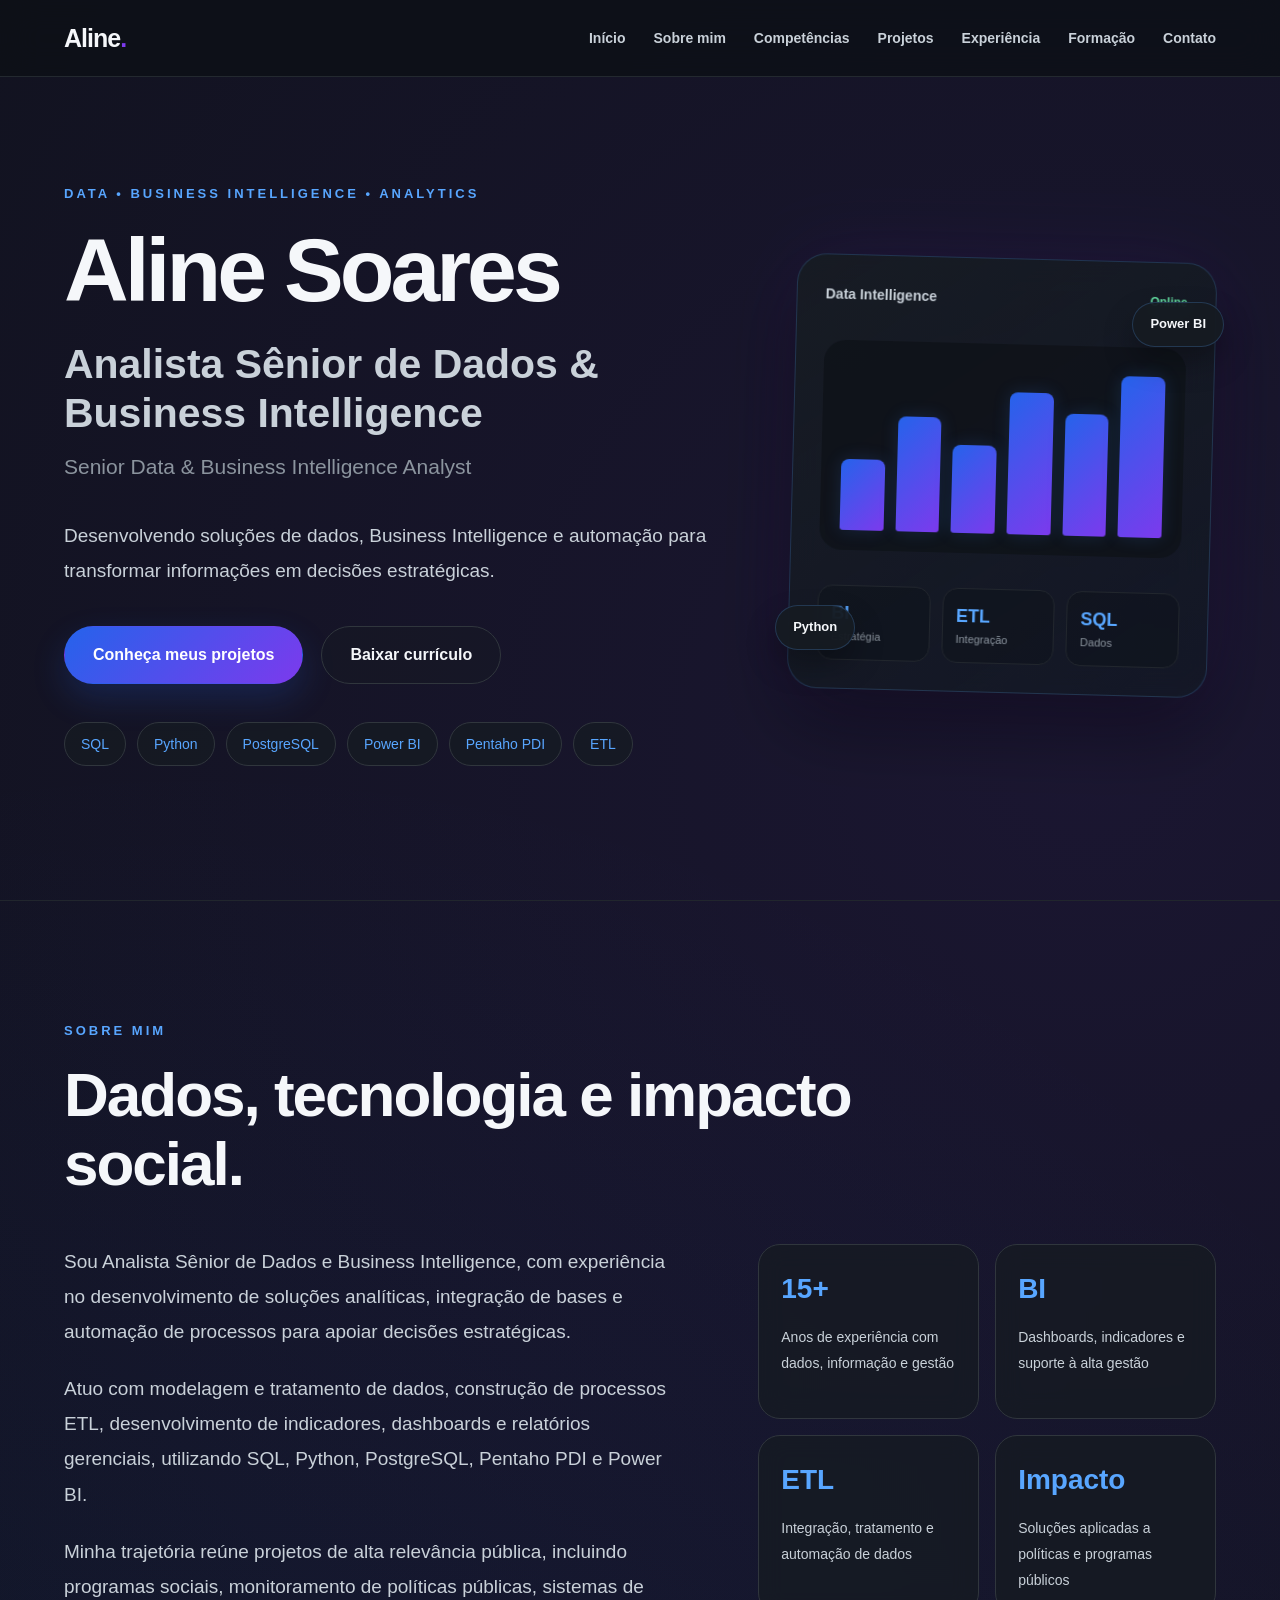
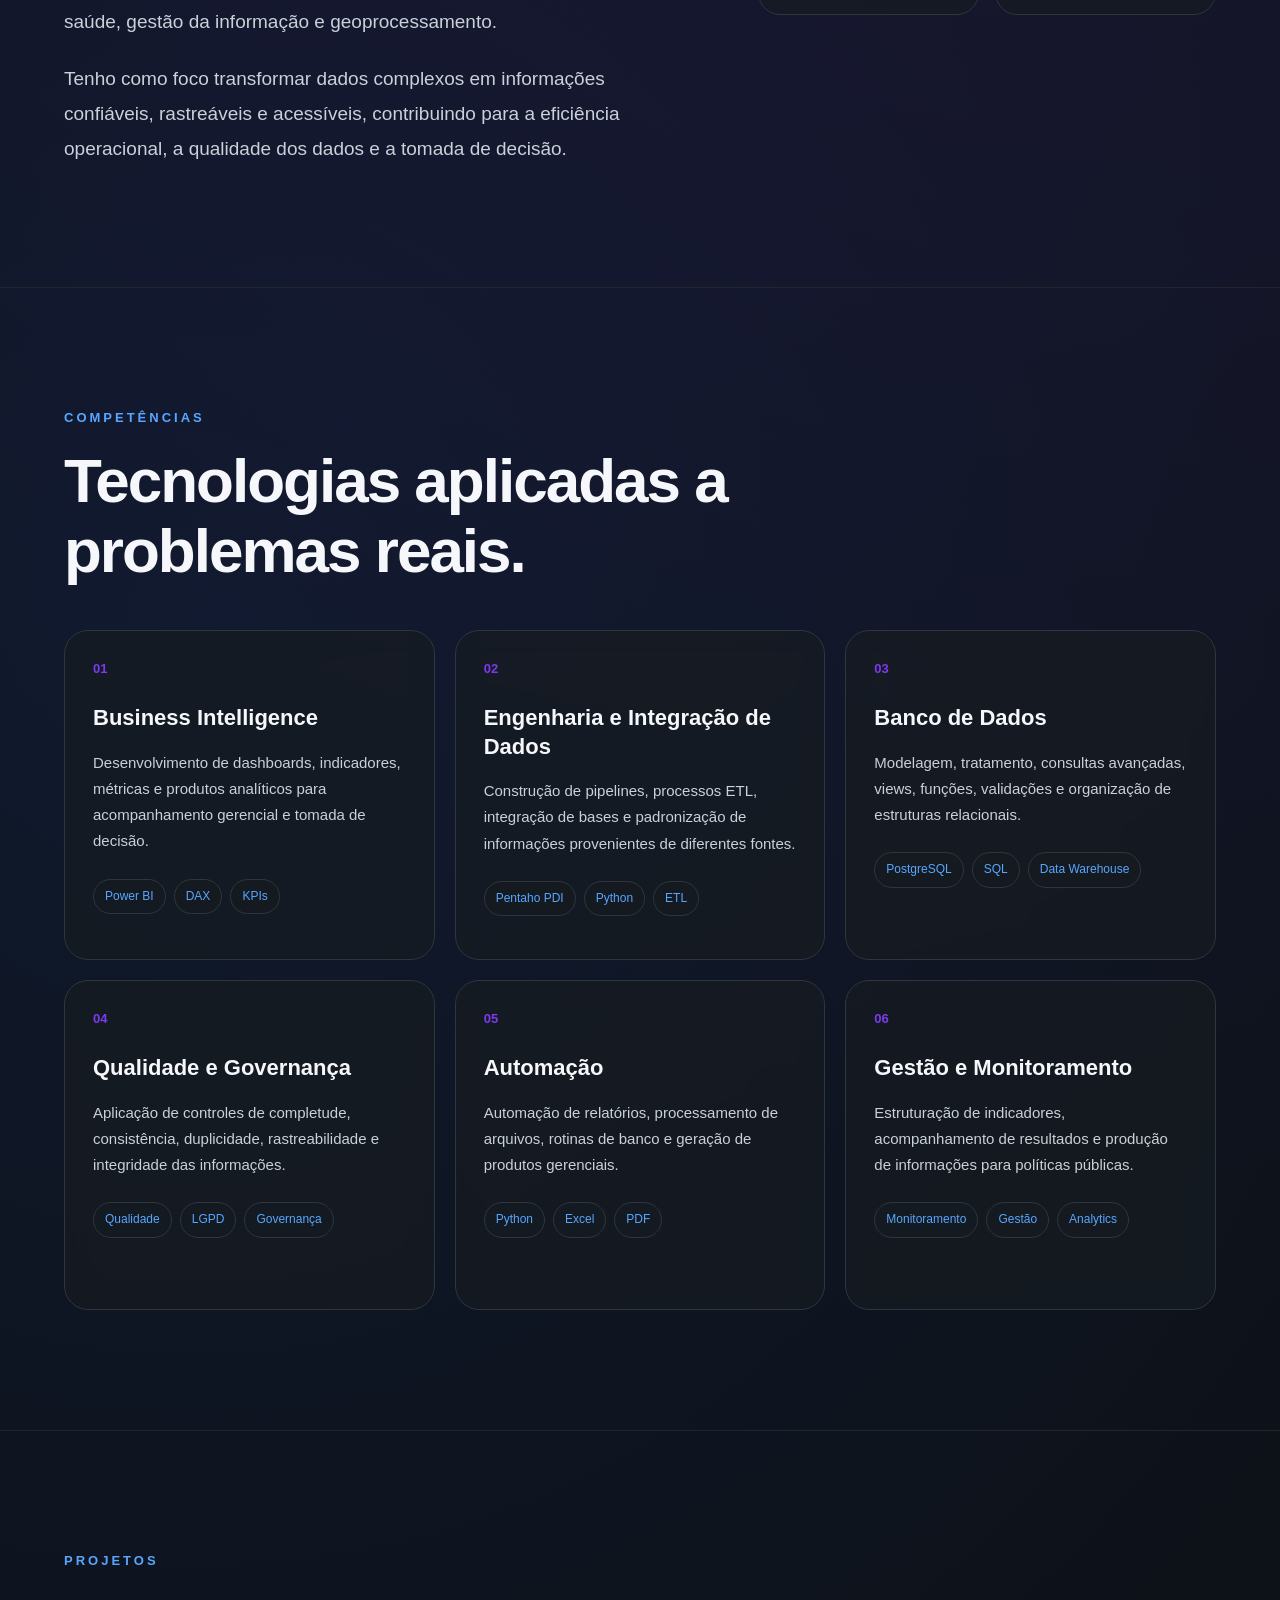
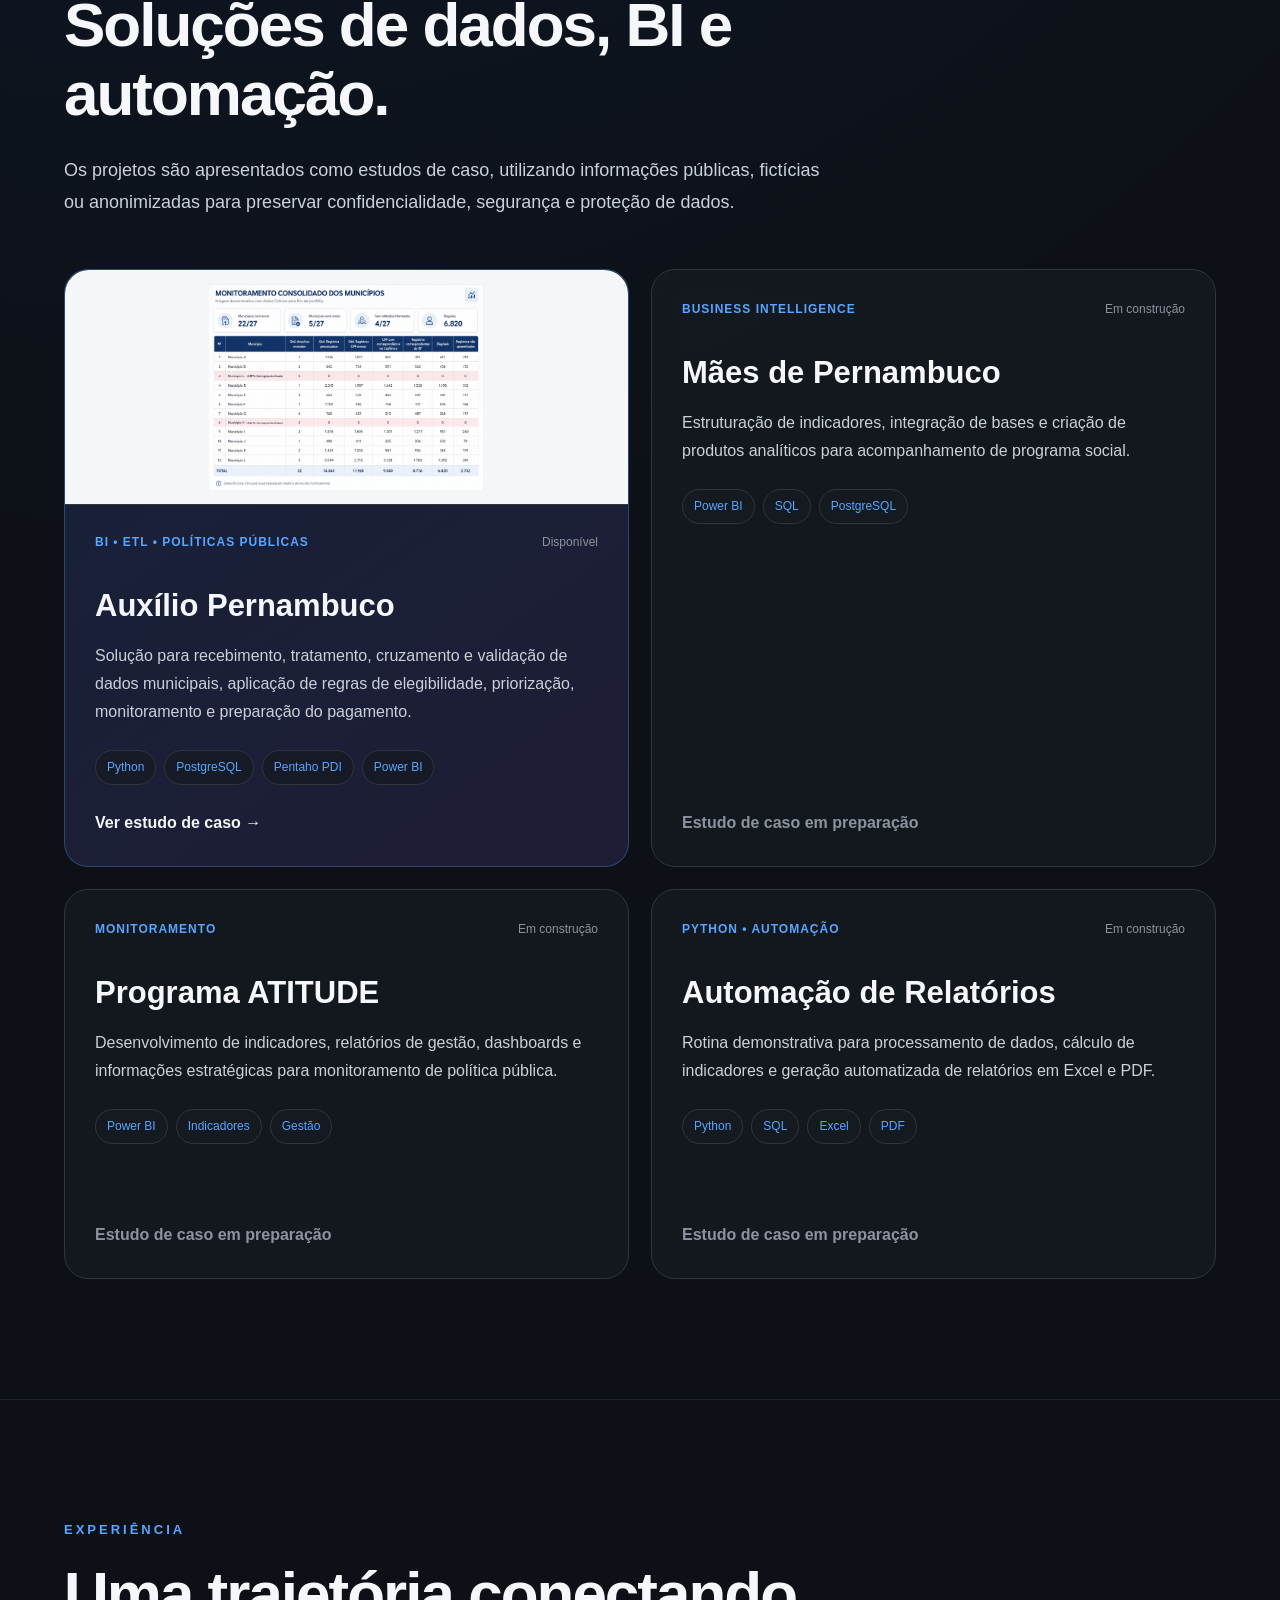
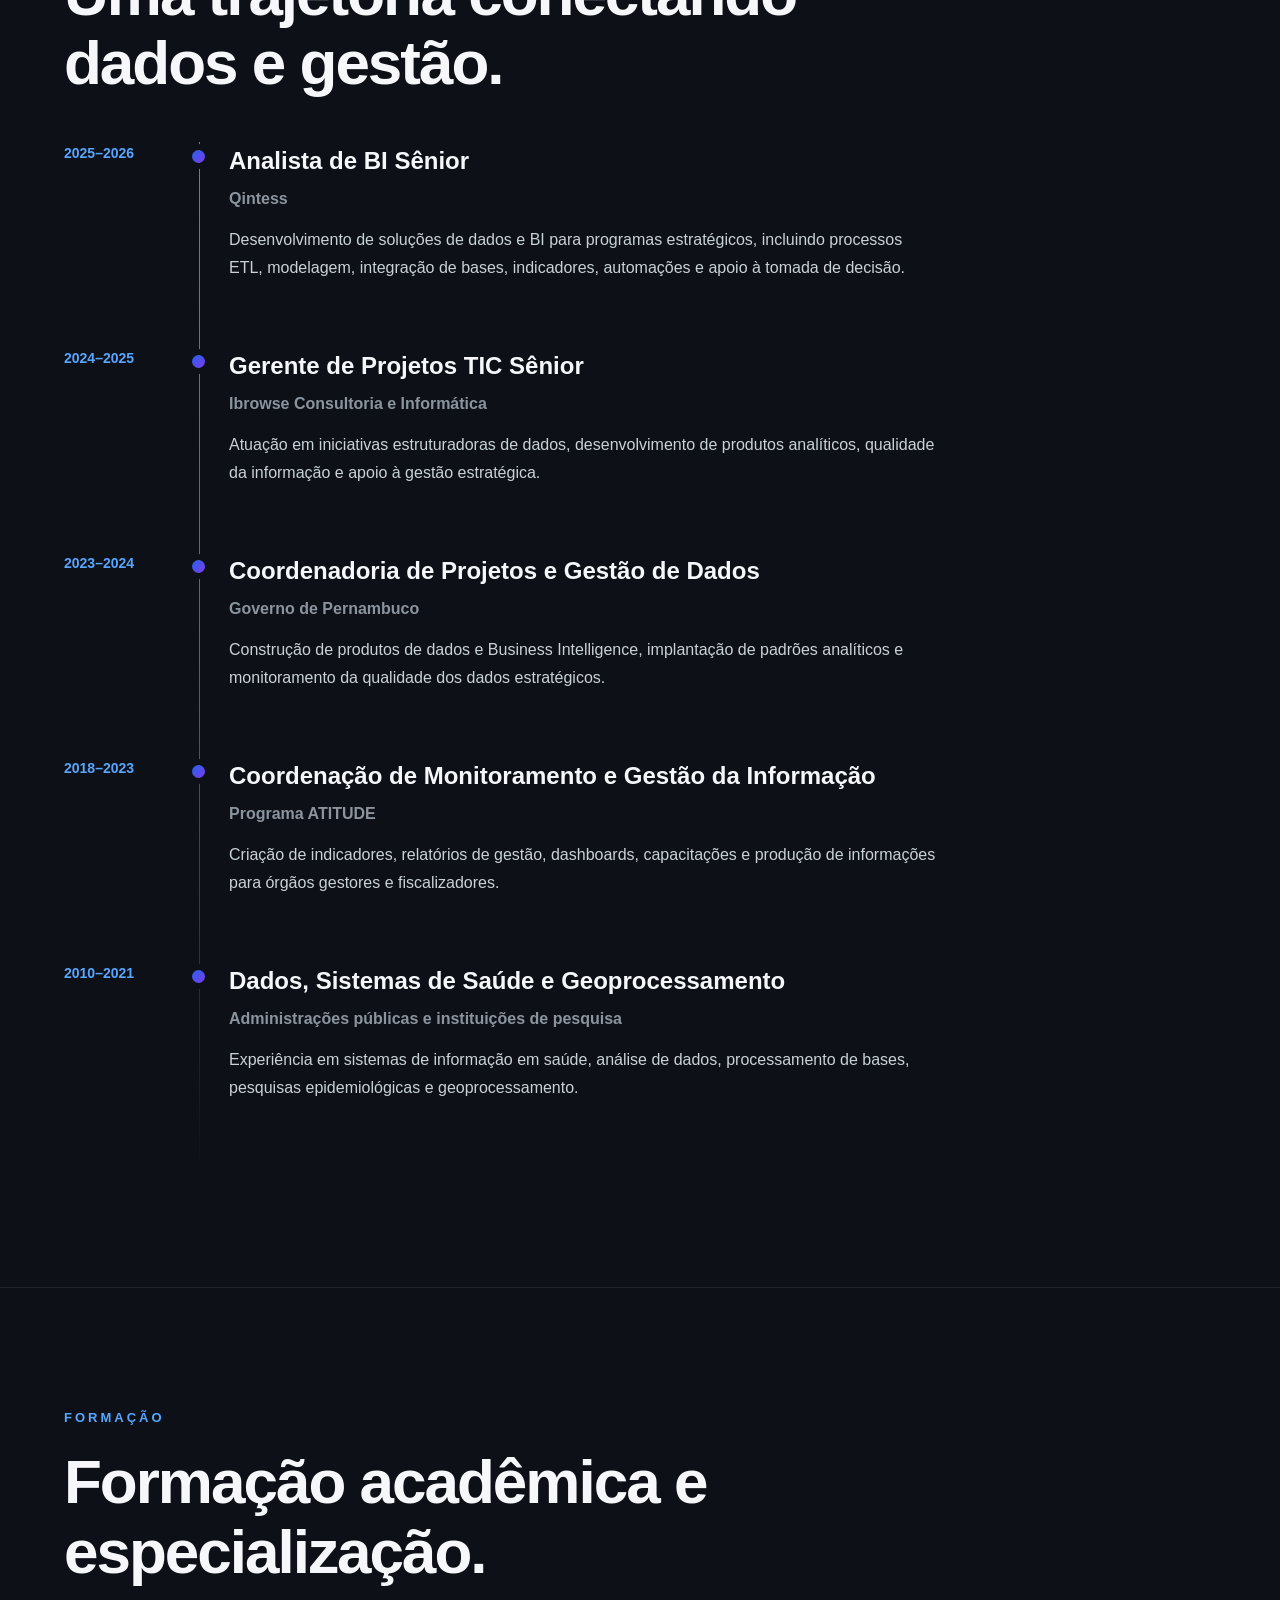
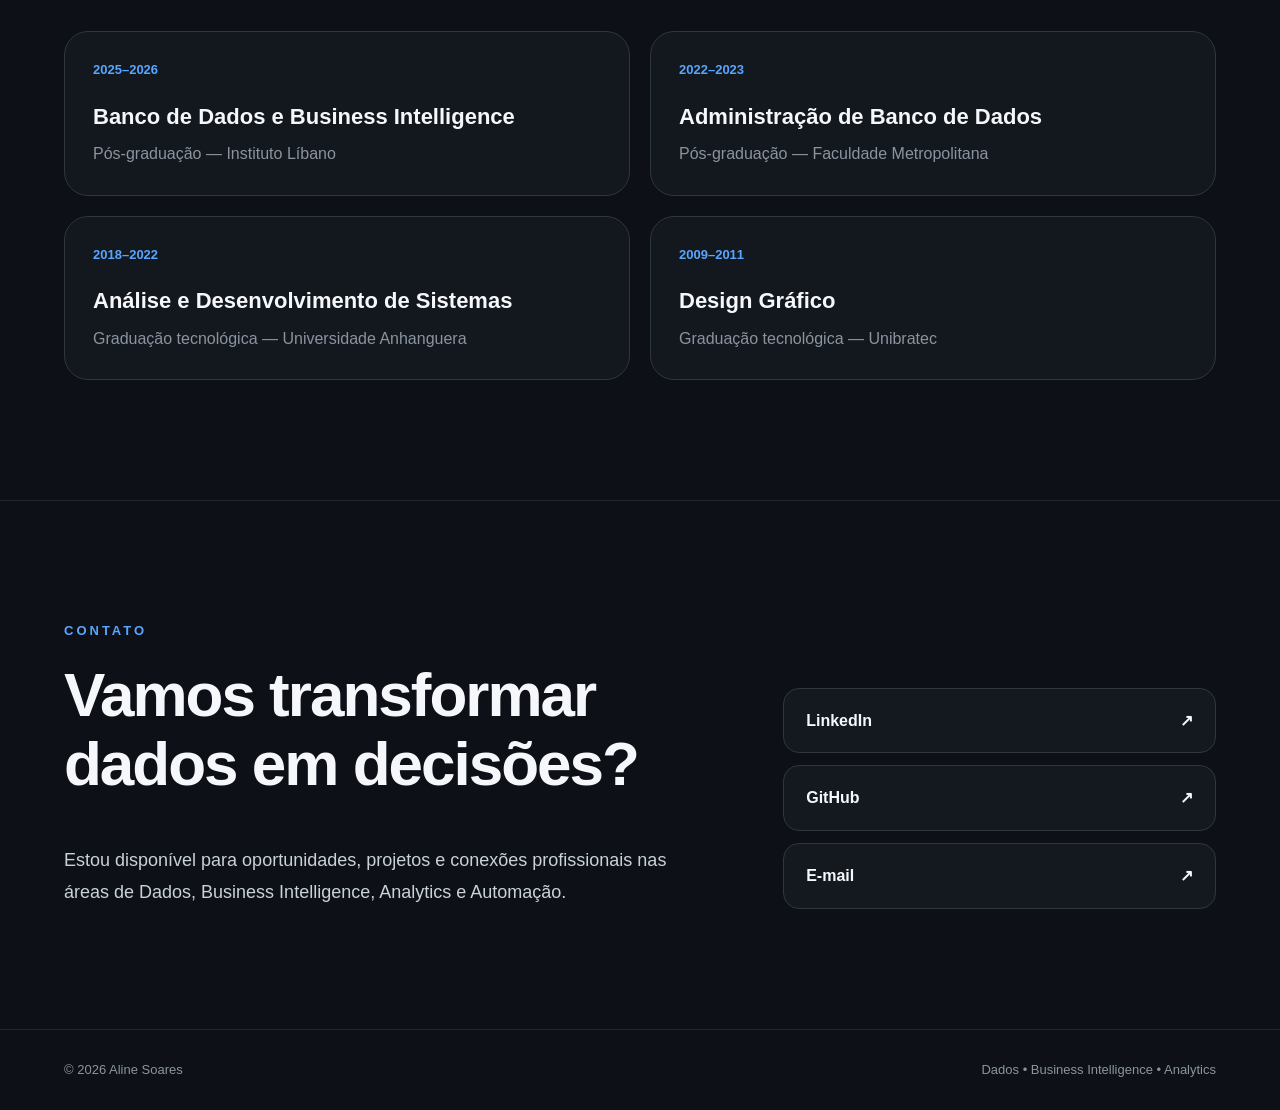
<file: index.html>
<!DOCTYPE html>
<html lang="pt-BR">
<head>
  <meta charset="UTF-8">

  <meta
    name="viewport"
    content="width=device-width, initial-scale=1.0"
  >

  <meta
    name="description"
    content="Portfólio profissional de Aline Soares, Analista Sênior de Dados e Business Intelligence."
  >

  <title>Aline Soares | Dados & Business Intelligence</title>

  <link rel="stylesheet" href="css/style.css">
</head>

<body>

  <!-- CABEÇALHO -->
  <header class="header">
    <div class="container header-content">

      <a href="#inicio" class="logo">
        Aline<span>.</span>
      </a>

      <button
        class="menu-toggle"
        type="button"
        aria-label="Abrir menu"
        aria-expanded="false"
      >
        ☰
      </button>

      <nav class="navigation" aria-label="Navegação principal">
        <a href="#inicio">Início</a>
        <a href="#sobre">Sobre mim</a>
        <a href="#competencias">Competências</a>
        <a href="#projetos">Projetos</a>
        <a href="#experiencia">Experiência</a>
        <a href="#formacao">Formação</a>
        <a href="#contato">Contato</a>
      </nav>

    </div>
  </header>


  <main>

    <!-- INÍCIO -->
    <section class="hero" id="inicio">
      <div class="container hero-content">

        <div class="hero-text">

          <p class="eyebrow">
            Data • Business Intelligence • Analytics
          </p>

          <h1>Aline Soares</h1>

          <h2>
            Analista Sênior de Dados & Business Intelligence
          </h2>

          <p class="subtitle">
            Senior Data & Business Intelligence Analyst
          </p>

          <p class="description">
            Desenvolvendo soluções de dados, Business Intelligence e automação
            para transformar informações em decisões estratégicas.
          </p>

          <div class="actions">

            <a href="#projetos" class="btn primary">
              Conheça meus projetos
            </a>

            <a
              href="Curriculo_Aline_Soares.pdf"
              class="btn secondary"
              target="_blank"
              rel="noopener noreferrer"
            >
              Baixar currículo
            </a>

          </div>

          <div class="skills hero-skills">
            <span>SQL</span>
            <span>Python</span>
            <span>PostgreSQL</span>
            <span>Power BI</span>
            <span>Pentaho PDI</span>
            <span>ETL</span>
          </div>

        </div>

        <div class="hero-visual" aria-hidden="true">

          <div class="data-card main-card">

            <div class="card-header">
              <span>Data Intelligence</span>
              <span class="status">Online</span>
            </div>

            <div class="chart">
              <span style="height: 42%"></span>
              <span style="height: 68%"></span>
              <span style="height: 52%"></span>
              <span style="height: 84%"></span>
              <span style="height: 72%"></span>
              <span style="height: 95%"></span>
            </div>

            <div class="card-metrics">

              <div>
                <strong>BI</strong>
                <small>Estratégia</small>
              </div>

              <div>
                <strong>ETL</strong>
                <small>Integração</small>
              </div>

              <div>
                <strong>SQL</strong>
                <small>Dados</small>
              </div>

            </div>

          </div>

          <div class="floating-card floating-card-one">
            Power BI
          </div>

          <div class="floating-card floating-card-two">
            Python
          </div>

        </div>

      </div>
    </section>


    <!-- SOBRE MIM -->
    <section class="section about" id="sobre">
      <div class="container">

        <p class="section-label">
          Sobre mim
        </p>

        <h2 class="section-title">
          Dados, tecnologia e impacto social.
        </h2>

        <div class="about-grid">

          <div class="about-text">

            <p>
              Sou Analista Sênior de Dados e Business Intelligence, com
              experiência no desenvolvimento de soluções analíticas,
              integração de bases e automação de processos para apoiar
              decisões estratégicas.
            </p>

            <p>
              Atuo com modelagem e tratamento de dados, construção de processos
              ETL, desenvolvimento de indicadores, dashboards e relatórios
              gerenciais, utilizando SQL, Python, PostgreSQL, Pentaho PDI
              e Power BI.
            </p>

            <p>
              Minha trajetória reúne projetos de alta relevância pública,
              incluindo programas sociais, monitoramento de políticas públicas,
              sistemas de saúde, gestão da informação e geoprocessamento.
            </p>

            <p>
              Tenho como foco transformar dados complexos em informações
              confiáveis, rastreáveis e acessíveis, contribuindo para a
              eficiência operacional, a qualidade dos dados e a tomada
              de decisão.
            </p>

          </div>

          <div class="about-highlights">

            <article class="highlight-card">
              <strong>15+</strong>

              <span>
                Anos de experiência com dados, informação e gestão
              </span>
            </article>

            <article class="highlight-card">
              <strong>BI</strong>

              <span>
                Dashboards, indicadores e suporte à alta gestão
              </span>
            </article>

            <article class="highlight-card">
              <strong>ETL</strong>

              <span>
                Integração, tratamento e automação de dados
              </span>
            </article>

            <article class="highlight-card">
              <strong>Impacto</strong>

              <span>
                Soluções aplicadas a políticas e programas públicos
              </span>
            </article>

          </div>

        </div>

      </div>
    </section>


    <!-- COMPETÊNCIAS -->
    <section class="section competencies" id="competencias">
      <div class="container">

        <p class="section-label">
          Competências
        </p>

        <h2 class="section-title">
          Tecnologias aplicadas a problemas reais.
        </h2>

        <div class="competencies-grid">

          <article class="competency-card">
            <span class="card-number">01</span>

            <h3>Business Intelligence</h3>

            <p>
              Desenvolvimento de dashboards, indicadores, métricas e produtos
              analíticos para acompanhamento gerencial e tomada de decisão.
            </p>

            <div class="tags">
              <span>Power BI</span>
              <span>DAX</span>
              <span>KPIs</span>
            </div>
          </article>


          <article class="competency-card">
            <span class="card-number">02</span>

            <h3>Engenharia e Integração de Dados</h3>

            <p>
              Construção de pipelines, processos ETL, integração de bases e
              padronização de informações provenientes de diferentes fontes.
            </p>

            <div class="tags">
              <span>Pentaho PDI</span>
              <span>Python</span>
              <span>ETL</span>
            </div>
          </article>


          <article class="competency-card">
            <span class="card-number">03</span>

            <h3>Banco de Dados</h3>

            <p>
              Modelagem, tratamento, consultas avançadas, views, funções,
              validações e organização de estruturas relacionais.
            </p>

            <div class="tags">
              <span>PostgreSQL</span>
              <span>SQL</span>
              <span>Data Warehouse</span>
            </div>
          </article>


          <article class="competency-card">
            <span class="card-number">04</span>

            <h3>Qualidade e Governança</h3>

            <p>
              Aplicação de controles de completude, consistência, duplicidade,
              rastreabilidade e integridade das informações.
            </p>

            <div class="tags">
              <span>Qualidade</span>
              <span>LGPD</span>
              <span>Governança</span>
            </div>
          </article>


          <article class="competency-card">
            <span class="card-number">05</span>

            <h3>Automação</h3>

            <p>
              Automação de relatórios, processamento de arquivos, rotinas de
              banco e geração de produtos gerenciais.
            </p>

            <div class="tags">
              <span>Python</span>
              <span>Excel</span>
              <span>PDF</span>
            </div>
          </article>


          <article class="competency-card">
            <span class="card-number">06</span>

            <h3>Gestão e Monitoramento</h3>

            <p>
              Estruturação de indicadores, acompanhamento de resultados e
              produção de informações para políticas públicas.
            </p>

            <div class="tags">
              <span>Monitoramento</span>
              <span>Gestão</span>
              <span>Analytics</span>
            </div>
          </article>

        </div>

      </div>
    </section>


    <!-- PROJETOS -->
    <section class="section projects" id="projetos">
      <div class="container">

        <p class="section-label">
          Projetos
        </p>

        <h2 class="section-title">
          Soluções de dados, BI e automação.
        </h2>

        <p class="section-introduction">
          Os projetos são apresentados como estudos de caso, utilizando
          informações públicas, fictícias ou anonimizadas para preservar
          confidencialidade, segurança e proteção de dados.
        </p>


        <div class="projects-grid">

          <!-- AUXÍLIO PERNAMBUCO -->
          <a
            href="/projetos/auxilio-pernambuco.html"
            class="project-card project-card-link featured"
            aria-label="Ver estudo de caso do projeto Auxílio Pernambuco"
          >

            <div class="project-preview">
              <img
                src="/images/auxilio-pernambuco/04-relatorio-executivo.png"
                alt="Relatório executivo demonstrativo do projeto Auxílio Pernambuco"
              >
            </div>

            <div class="project-top">

              <span class="project-category">
                BI • ETL • Políticas públicas
              </span>

              <span class="project-status">
                Disponível
              </span>

            </div>

            <h3>
              Auxílio Pernambuco
            </h3>

            <p>
              Solução para recebimento, tratamento, cruzamento e validação de
              dados municipais, aplicação de regras de elegibilidade,
              priorização, monitoramento e preparação do pagamento.
            </p>

            <div class="project-technologies">
              <span>Python</span>
              <span>PostgreSQL</span>
              <span>Pentaho PDI</span>
              <span>Power BI</span>
            </div>

            <span class="project-link">
              Ver estudo de caso →
            </span>

          </a>


          <!-- MÃES DE PERNAMBUCO -->
          <article class="project-card">

            <div class="project-top">

              <span class="project-category">
                Business Intelligence
              </span>

              <span class="project-status">
                Em construção
              </span>

            </div>

            <h3>
              Mães de Pernambuco
            </h3>

            <p>
              Estruturação de indicadores, integração de bases e criação de
              produtos analíticos para acompanhamento de programa social.
            </p>

            <div class="project-technologies">
              <span>Power BI</span>
              <span>SQL</span>
              <span>PostgreSQL</span>
            </div>

            <span class="project-link muted-link">
              Estudo de caso em preparação
            </span>

          </article>


          <!-- PROGRAMA ATITUDE -->
          <article class="project-card">

            <div class="project-top">

              <span class="project-category">
                Monitoramento
              </span>

              <span class="project-status">
                Em construção
              </span>

            </div>

            <h3>
              Programa ATITUDE
            </h3>

            <p>
              Desenvolvimento de indicadores, relatórios de gestão,
              dashboards e informações estratégicas para monitoramento
              de política pública.
            </p>

            <div class="project-technologies">
              <span>Power BI</span>
              <span>Indicadores</span>
              <span>Gestão</span>
            </div>

            <span class="project-link muted-link">
              Estudo de caso em preparação
            </span>

          </article>


          <!-- AUTOMAÇÃO DE RELATÓRIOS -->
          <article class="project-card">

            <div class="project-top">

              <span class="project-category">
                Python • Automação
              </span>

              <span class="project-status">
                Em construção
              </span>

            </div>

            <h3>
              Automação de Relatórios
            </h3>

            <p>
              Rotina demonstrativa para processamento de dados, cálculo de
              indicadores e geração automatizada de relatórios em Excel e PDF.
            </p>

            <div class="project-technologies">
              <span>Python</span>
              <span>SQL</span>
              <span>Excel</span>
              <span>PDF</span>
            </div>

            <span class="project-link muted-link">
              Estudo de caso em preparação
            </span>

          </article>

        </div>

      </div>
    </section>


    <!-- EXPERIÊNCIA -->
    <section class="section experience" id="experiencia">
      <div class="container">

        <p class="section-label">
          Experiência
        </p>

        <h2 class="section-title">
          Uma trajetória conectando dados e gestão.
        </h2>

        <div class="timeline">

          <article class="timeline-item">

            <div class="timeline-period">
              2025–2026
            </div>

            <div class="timeline-content">

              <h3>
                Analista de BI Sênior
              </h3>

              <h4>
                Qintess
              </h4>

              <p>
                Desenvolvimento de soluções de dados e BI para programas
                estratégicos, incluindo processos ETL, modelagem, integração
                de bases, indicadores, automações e apoio à tomada de decisão.
              </p>

            </div>

          </article>


          <article class="timeline-item">

            <div class="timeline-period">
              2024–2025
            </div>

            <div class="timeline-content">

              <h3>
                Gerente de Projetos TIC Sênior
              </h3>

              <h4>
                Ibrowse Consultoria e Informática
              </h4>

              <p>
                Atuação em iniciativas estruturadoras de dados, desenvolvimento
                de produtos analíticos, qualidade da informação e apoio à
                gestão estratégica.
              </p>

            </div>

          </article>


          <article class="timeline-item">

            <div class="timeline-period">
              2023–2024
            </div>

            <div class="timeline-content">

              <h3>
                Coordenadoria de Projetos e Gestão de Dados
              </h3>

              <h4>
                Governo de Pernambuco
              </h4>

              <p>
                Construção de produtos de dados e Business Intelligence,
                implantação de padrões analíticos e monitoramento da qualidade
                dos dados estratégicos.
              </p>

            </div>

          </article>


          <article class="timeline-item">

            <div class="timeline-period">
              2018–2023
            </div>

            <div class="timeline-content">

              <h3>
                Coordenação de Monitoramento e Gestão da Informação
              </h3>

              <h4>
                Programa ATITUDE
              </h4>

              <p>
                Criação de indicadores, relatórios de gestão, dashboards,
                capacitações e produção de informações para órgãos gestores
                e fiscalizadores.
              </p>

            </div>

          </article>


          <article class="timeline-item">

            <div class="timeline-period">
              2010–2021
            </div>

            <div class="timeline-content">

              <h3>
                Dados, Sistemas de Saúde e Geoprocessamento
              </h3>

              <h4>
                Administrações públicas e instituições de pesquisa
              </h4>

              <p>
                Experiência em sistemas de informação em saúde, análise de
                dados, processamento de bases, pesquisas epidemiológicas e
                geoprocessamento.
              </p>

            </div>

          </article>

        </div>

      </div>
    </section>


    <!-- FORMAÇÃO -->
    <section class="section education" id="formacao">
      <div class="container">

        <p class="section-label">
          Formação
        </p>

        <h2 class="section-title">
          Formação acadêmica e especialização.
        </h2>

        <div class="education-grid">

          <article class="education-card">

            <span>
              2025–2026
            </span>

            <h3>
              Banco de Dados e Business Intelligence
            </h3>

            <p>
              Pós-graduação — Instituto Líbano
            </p>

          </article>


          <article class="education-card">

            <span>
              2022–2023
            </span>

            <h3>
              Administração de Banco de Dados
            </h3>

            <p>
              Pós-graduação — Faculdade Metropolitana
            </p>

          </article>


          <article class="education-card">

            <span>
              2018–2022
            </span>

            <h3>
              Análise e Desenvolvimento de Sistemas
            </h3>

            <p>
              Graduação tecnológica — Universidade Anhanguera
            </p>

          </article>


          <article class="education-card">

            <span>
              2009–2011
            </span>

            <h3>
              Design Gráfico
            </h3>

            <p>
              Graduação tecnológica — Unibratec
            </p>

          </article>

        </div>

      </div>
    </section>


    <!-- CONTATO -->
    <section class="section contact" id="contato">
      <div class="container contact-content">

        <div>

          <p class="section-label">
            Contato
          </p>

          <h2 class="section-title">
            Vamos transformar dados em decisões?
          </h2>

          <p class="contact-text">
            Estou disponível para oportunidades, projetos e conexões
            profissionais nas áreas de Dados, Business Intelligence,
            Analytics e Automação.
          </p>

        </div>

        <div class="contact-links">

          <a
            href="https://www.linkedin.com/in/alinegs2"
            target="_blank"
            rel="noopener noreferrer"
          >
            LinkedIn
            <span>↗</span>
          </a>

          <a
            href="https://github.com/AlineSoares-link"
            target="_blank"
            rel="noopener noreferrer"
          >
            GitHub
            <span>↗</span>
          </a>

          <a href="mailto:alinegss@live.com">
            E-mail
            <span>↗</span>
          </a>

        </div>

      </div>
    </section>

  </main>


  <!-- RODAPÉ -->
  <footer class="footer">
    <div class="container footer-content">

      <p>
        © <span id="current-year"></span> Aline Soares
      </p>

      <p>
        Dados • Business Intelligence • Analytics
      </p>

    </div>
  </footer>


  <script src="js/script.js"></script>
</body>
</html>
</file>
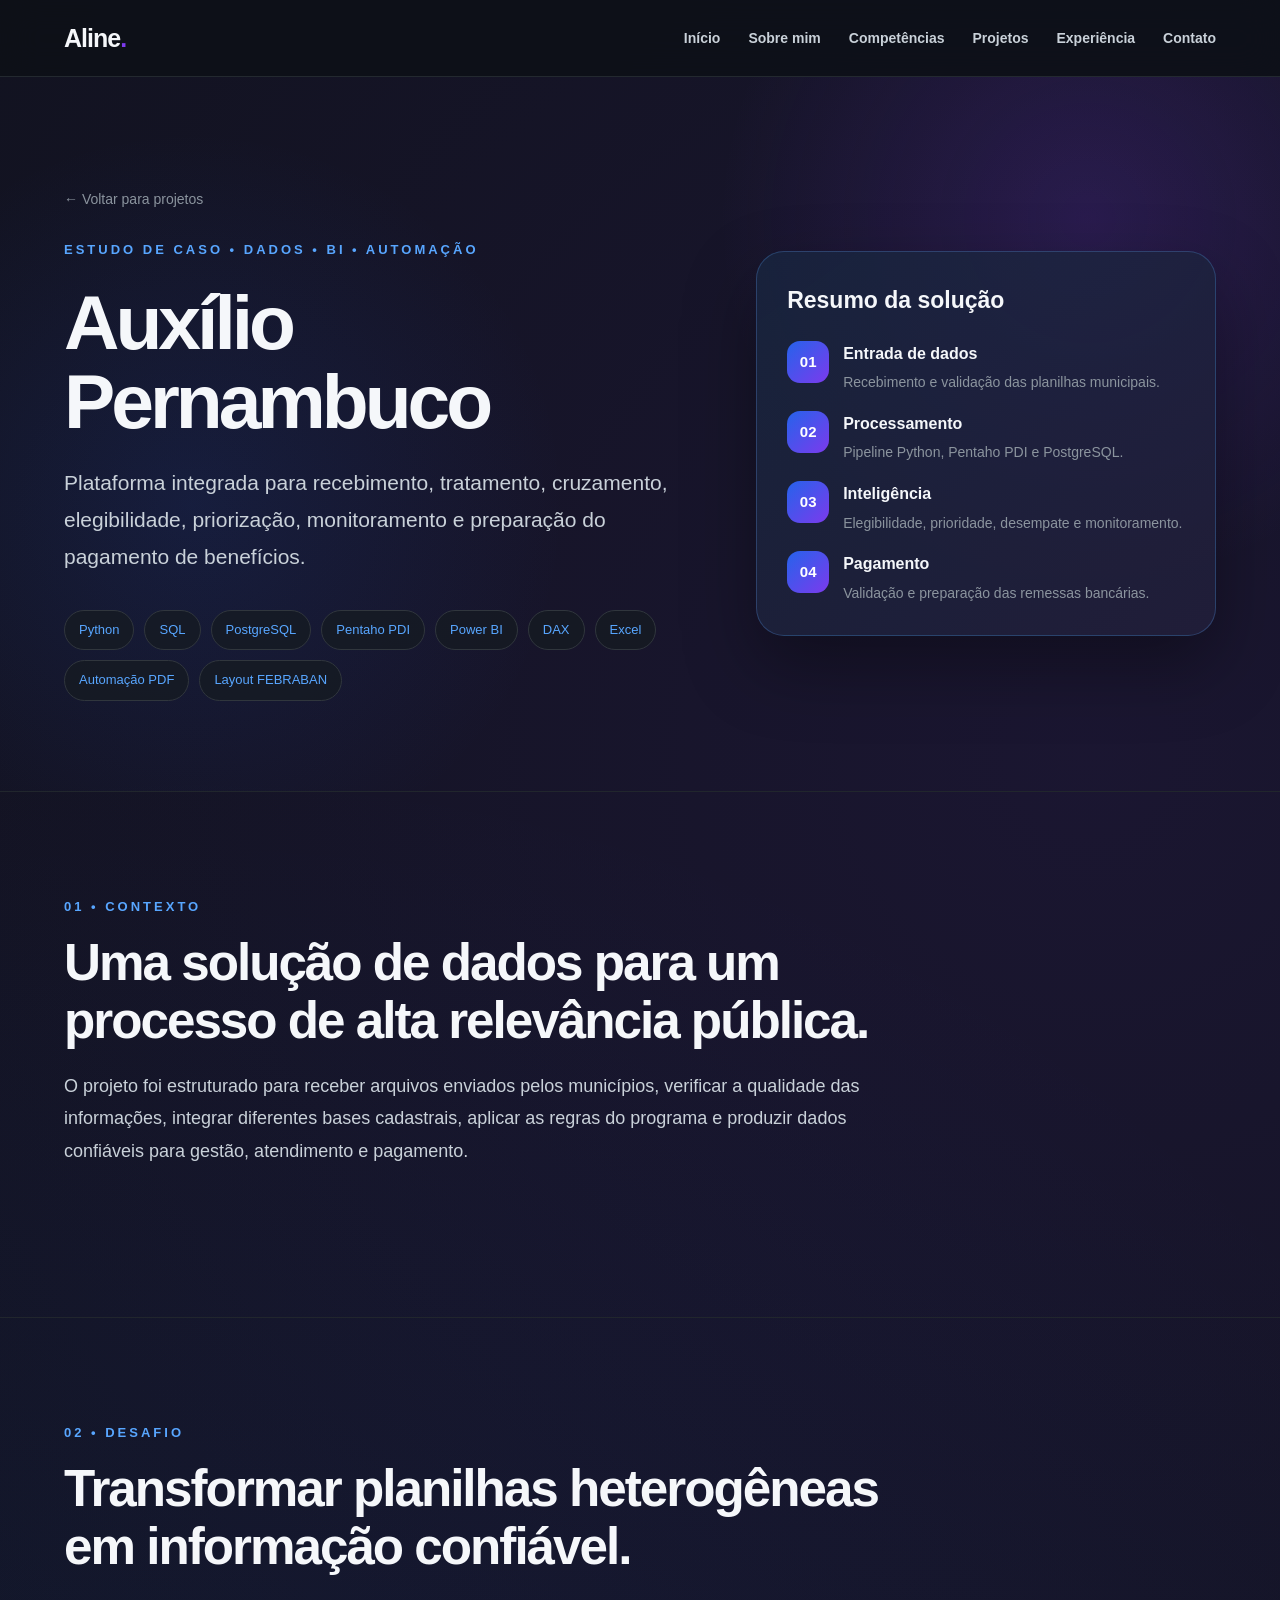
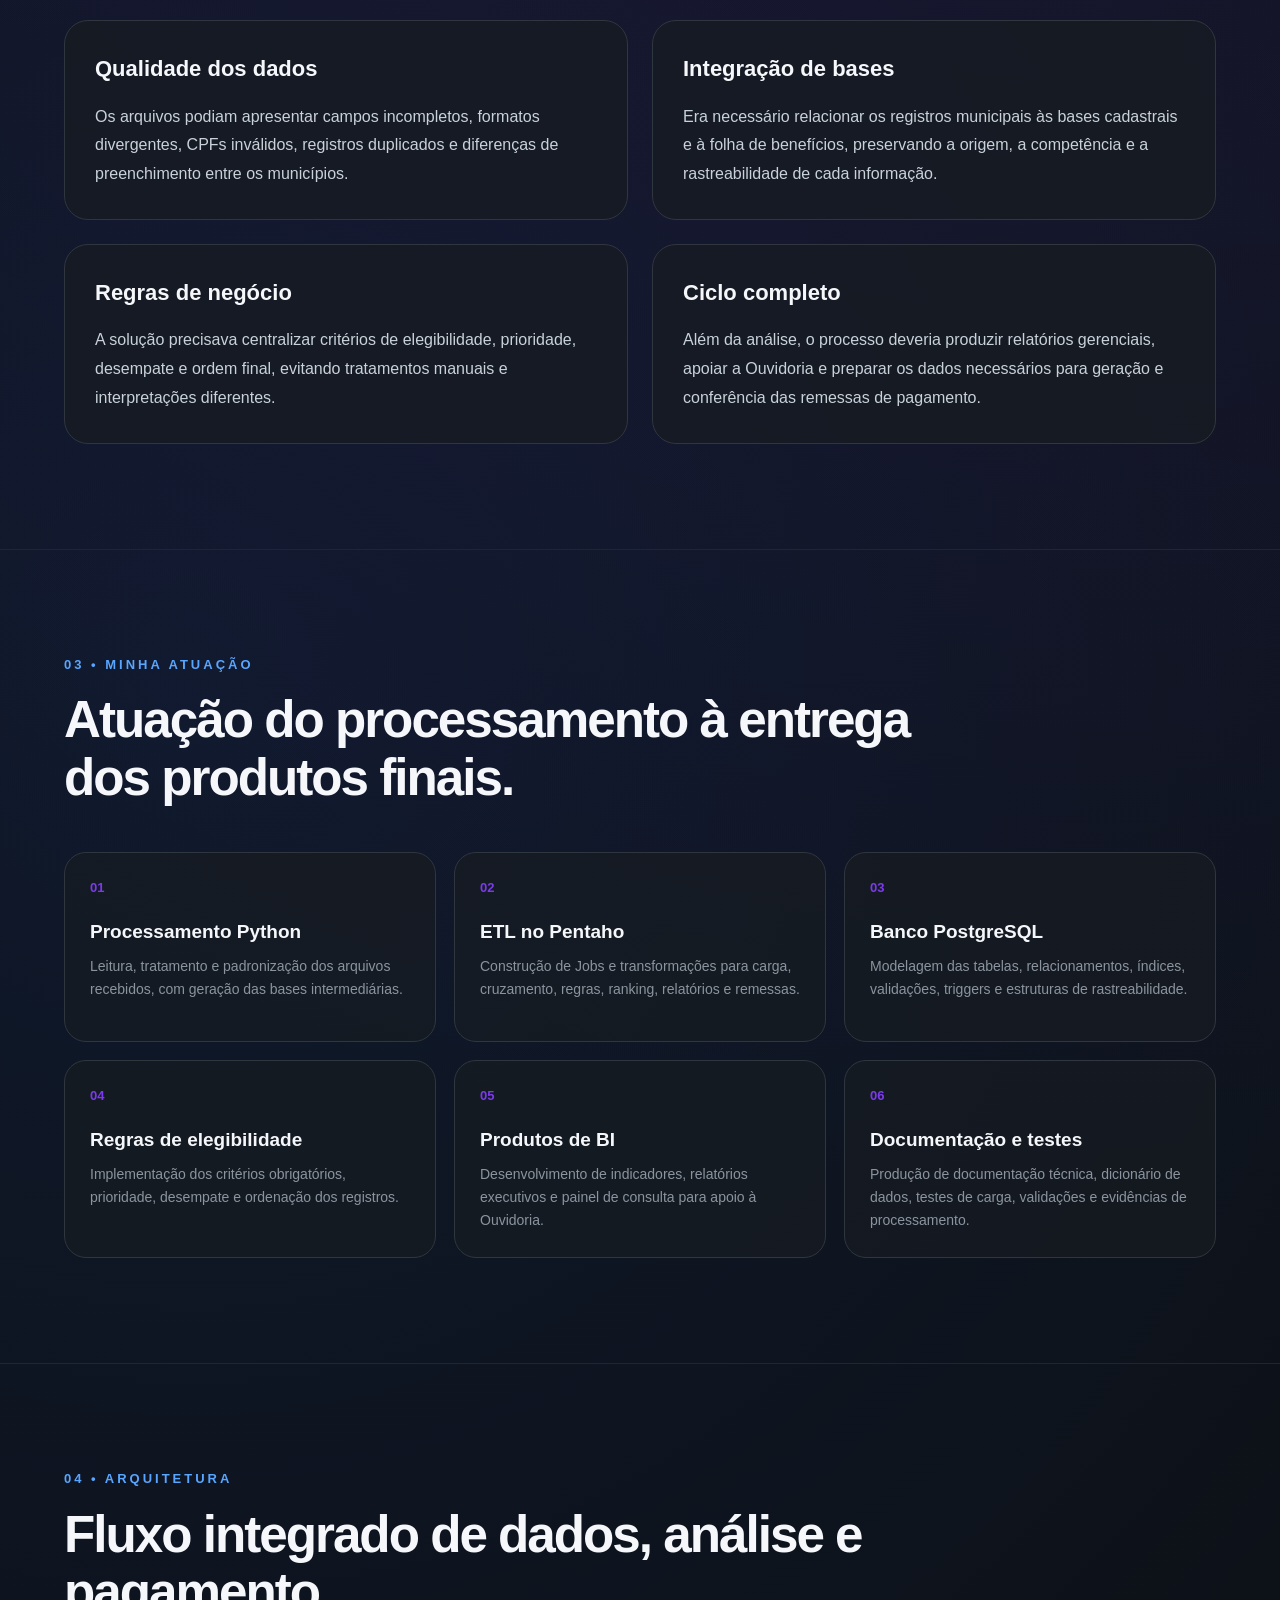
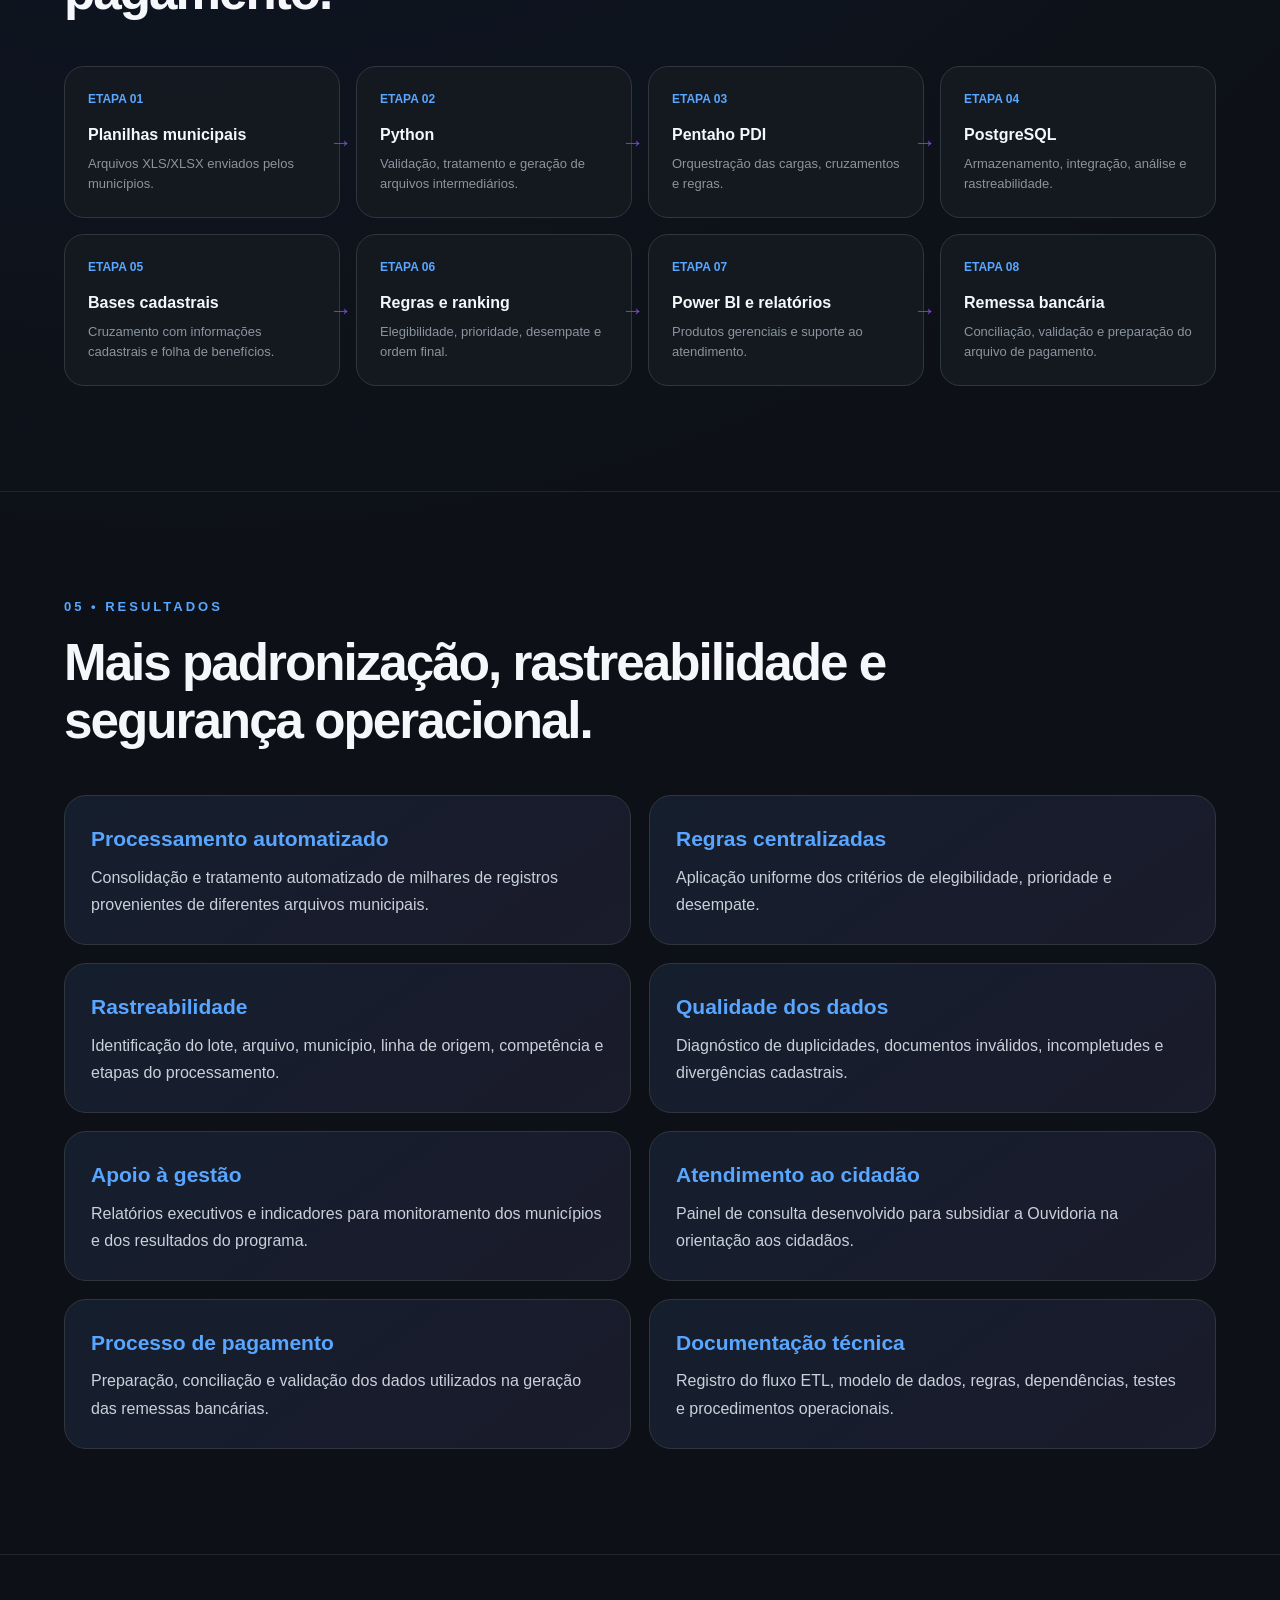
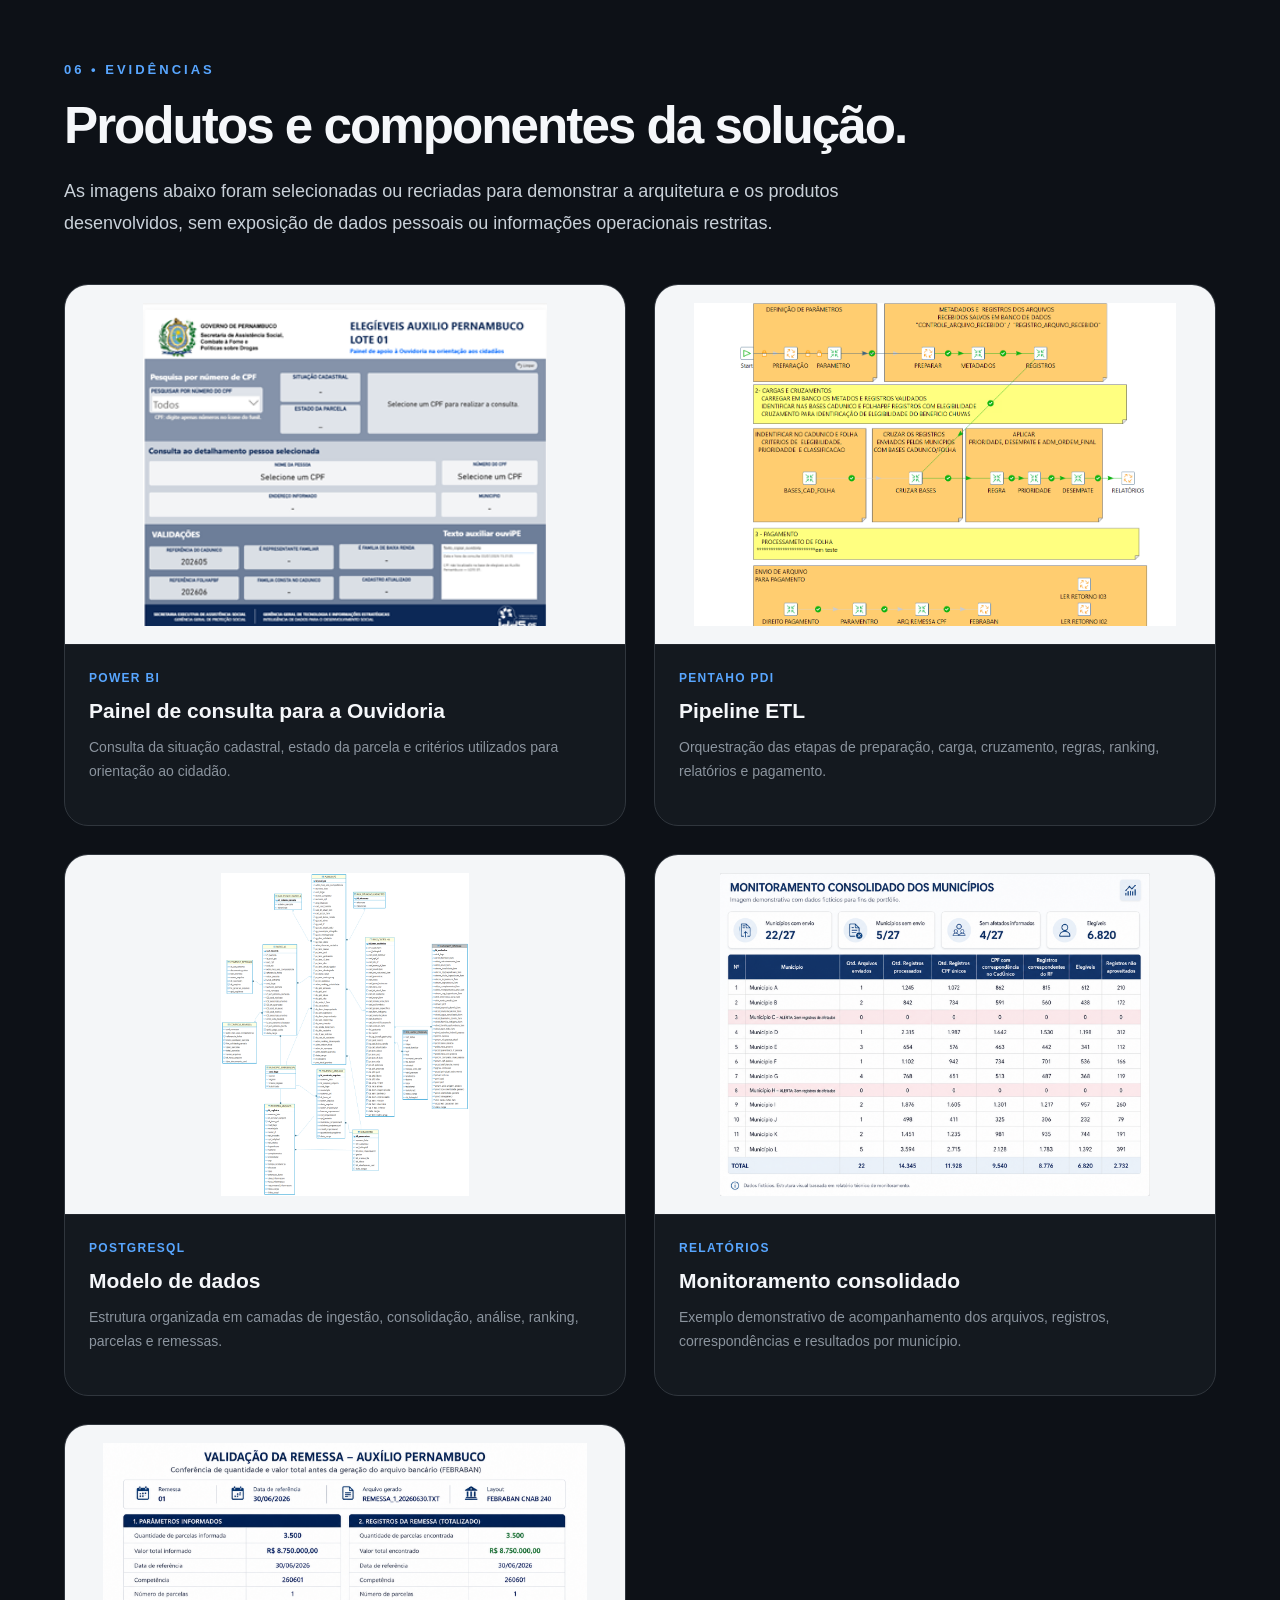
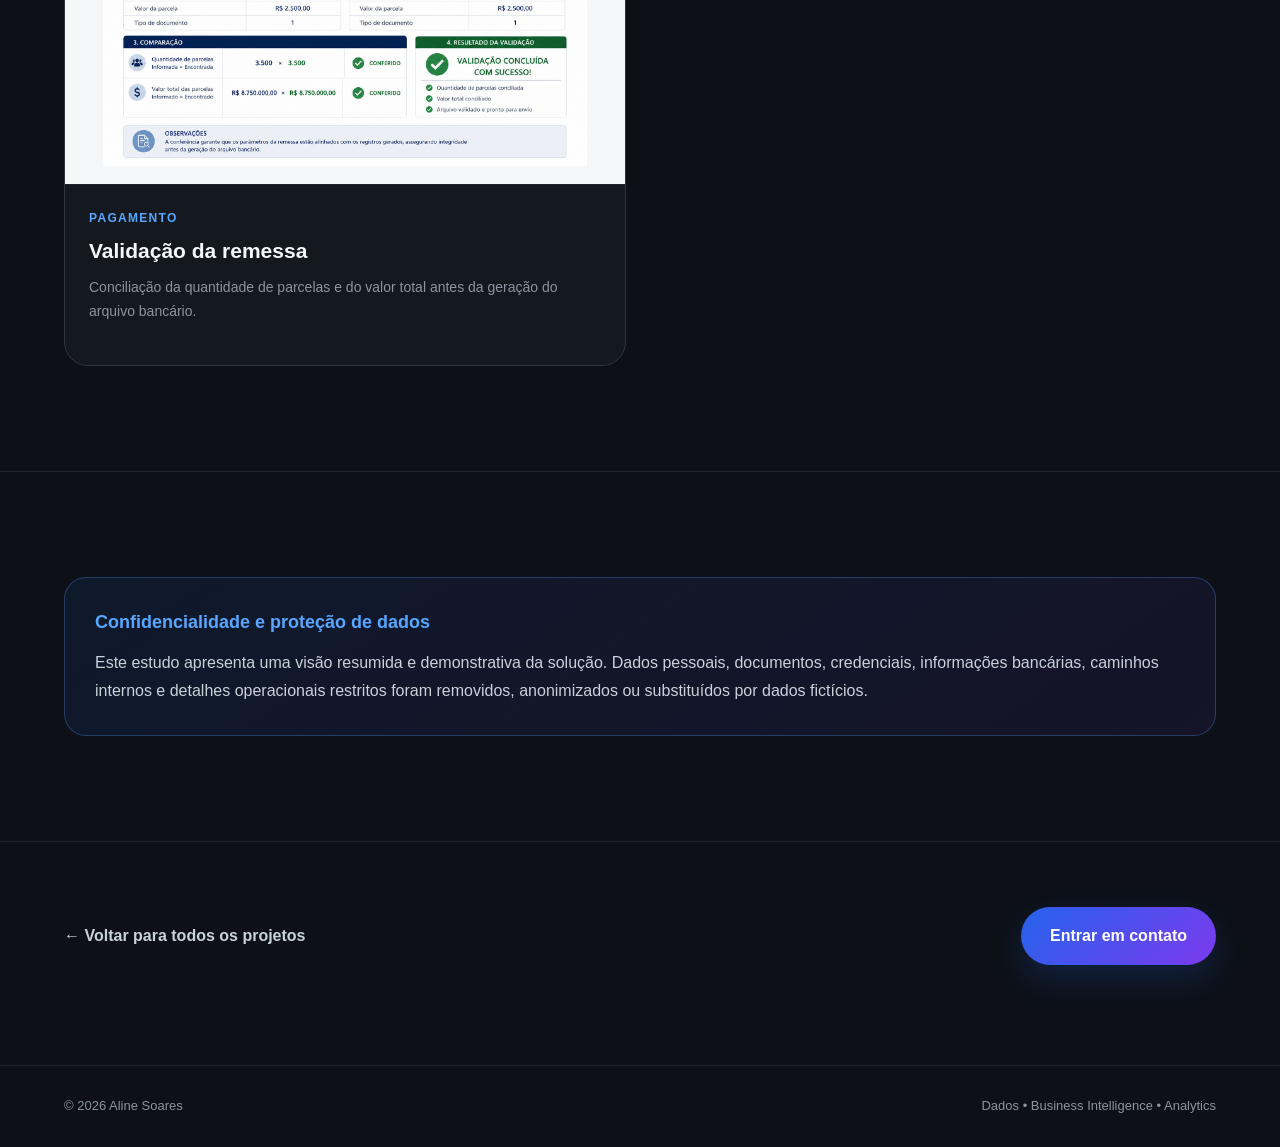
<file: projetos/auxilio-pernambuco.html>
<!DOCTYPE html>
<html lang="pt-BR">
<head>
  <meta charset="UTF-8">

  <meta
    name="viewport"
    content="width=device-width, initial-scale=1.0"
  >

  <meta
    name="description"
    content="Estudo de caso do projeto Auxílio Pernambuco, desenvolvido por Aline Soares."
  >

  <title>
    Auxílio Pernambuco | Estudo de Caso — Aline Soares
  </title>

  <link rel="stylesheet" href="../css/style.css">
  <link rel="stylesheet" href="../css/projeto.css">
</head>

<body>

  <!-- CABEÇALHO -->
  <header class="header">
    <div class="container header-content">

      <a href="../index.html#inicio" class="logo">
        Aline<span>.</span>
      </a>

      <button
        class="menu-toggle"
        type="button"
        aria-label="Abrir menu"
        aria-expanded="false"
      >
        ☰
      </button>

      <nav class="navigation" aria-label="Navegação principal">
        <a href="../index.html#inicio">Início</a>
        <a href="../index.html#sobre">Sobre mim</a>
        <a href="../index.html#competencias">Competências</a>
        <a href="../index.html#projetos">Projetos</a>
        <a href="../index.html#experiencia">Experiência</a>
        <a href="../index.html#contato">Contato</a>
      </nav>

    </div>
  </header>


  <main class="project-page">

    <!-- APRESENTAÇÃO -->
    <section class="project-hero">
      <div class="container project-hero-grid">

        <div>

          <a
            href="../index.html#projetos"
            class="project-breadcrumb"
          >
            ← Voltar para projetos
          </a>

          <p class="eyebrow">
            Estudo de caso • Dados • BI • Automação
          </p>

          <h1>
            Auxílio Pernambuco
          </h1>

          <p class="project-hero-subtitle">
            Plataforma integrada para recebimento, tratamento,
            cruzamento, elegibilidade, priorização, monitoramento
            e preparação do pagamento de benefícios.
          </p>

          <div class="project-meta">
            <span>Python</span>
            <span>SQL</span>
            <span>PostgreSQL</span>
            <span>Pentaho PDI</span>
            <span>Power BI</span>
            <span>DAX</span>
            <span>Excel</span>
            <span>Automação PDF</span>
            <span>Layout FEBRABAN</span>
          </div>

        </div>


        <aside class="project-summary-card">

          <h2>Resumo da solução</h2>

          <div class="project-summary-list">

            <div class="project-summary-item">

              <div class="project-summary-icon">
                01
              </div>

              <div>
                <strong>Entrada de dados</strong>

                <span>
                  Recebimento e validação das planilhas municipais.
                </span>
              </div>

            </div>


            <div class="project-summary-item">

              <div class="project-summary-icon">
                02
              </div>

              <div>
                <strong>Processamento</strong>

                <span>
                  Pipeline Python, Pentaho PDI e PostgreSQL.
                </span>
              </div>

            </div>


            <div class="project-summary-item">

              <div class="project-summary-icon">
                03
              </div>

              <div>
                <strong>Inteligência</strong>

                <span>
                  Elegibilidade, prioridade, desempate e monitoramento.
                </span>
              </div>

            </div>


            <div class="project-summary-item">

              <div class="project-summary-icon">
                04
              </div>

              <div>
                <strong>Pagamento</strong>

                <span>
                  Validação e preparação das remessas bancárias.
                </span>
              </div>

            </div>

          </div>

        </aside>

      </div>
    </section>


    <!-- CONTEXTO -->
    <section class="case-section">
      <div class="container">

        <div class="case-heading">

          <p class="case-label">
            01 • Contexto
          </p>

          <h2 class="case-title">
            Uma solução de dados para um processo de alta relevância pública.
          </h2>

          <p class="case-intro">
            O projeto foi estruturado para receber arquivos enviados pelos
            municípios, verificar a qualidade das informações, integrar
            diferentes bases cadastrais, aplicar as regras do programa e
            produzir dados confiáveis para gestão, atendimento e pagamento.
          </p>

        </div>

      </div>
    </section>


    <!-- DESAFIO -->
    <section class="case-section">
      <div class="container">

        <div class="case-heading">

          <p class="case-label">
            02 • Desafio
          </p>

          <h2 class="case-title">
            Transformar planilhas heterogêneas em informação confiável.
          </h2>

        </div>


        <div class="challenge-grid">

          <article class="challenge-card">

            <h3>Qualidade dos dados</h3>

            <p>
              Os arquivos podiam apresentar campos incompletos, formatos
              divergentes, CPFs inválidos, registros duplicados e diferenças
              de preenchimento entre os municípios.
            </p>

          </article>


          <article class="challenge-card">

            <h3>Integração de bases</h3>

            <p>
              Era necessário relacionar os registros municipais às bases
              cadastrais e à folha de benefícios, preservando a origem,
              a competência e a rastreabilidade de cada informação.
            </p>

          </article>


          <article class="challenge-card">

            <h3>Regras de negócio</h3>

            <p>
              A solução precisava centralizar critérios de elegibilidade,
              prioridade, desempate e ordem final, evitando tratamentos
              manuais e interpretações diferentes.
            </p>

          </article>


          <article class="challenge-card">

            <h3>Ciclo completo</h3>

            <p>
              Além da análise, o processo deveria produzir relatórios
              gerenciais, apoiar a Ouvidoria e preparar os dados necessários
              para geração e conferência das remessas de pagamento.
            </p>

          </article>

        </div>

      </div>
    </section>


    <!-- MINHA ATUAÇÃO -->
    <section class="case-section">
      <div class="container">

        <div class="case-heading">

          <p class="case-label">
            03 • Minha atuação
          </p>

          <h2 class="case-title">
            Atuação do processamento à entrega dos produtos finais.
          </h2>

        </div>


        <div class="role-grid">

          <article class="role-card">
            <span class="role-number">01</span>

            <h3>Processamento Python</h3>

            <p>
              Leitura, tratamento e padronização dos arquivos recebidos,
              com geração das bases intermediárias.
            </p>
          </article>


          <article class="role-card">
            <span class="role-number">02</span>

            <h3>ETL no Pentaho</h3>

            <p>
              Construção de Jobs e transformações para carga, cruzamento,
              regras, ranking, relatórios e remessas.
            </p>
          </article>


          <article class="role-card">
            <span class="role-number">03</span>

            <h3>Banco PostgreSQL</h3>

            <p>
              Modelagem das tabelas, relacionamentos, índices, validações,
              triggers e estruturas de rastreabilidade.
            </p>
          </article>


          <article class="role-card">
            <span class="role-number">04</span>

            <h3>Regras de elegibilidade</h3>

            <p>
              Implementação dos critérios obrigatórios, prioridade,
              desempate e ordenação dos registros.
            </p>
          </article>


          <article class="role-card">
            <span class="role-number">05</span>

            <h3>Produtos de BI</h3>

            <p>
              Desenvolvimento de indicadores, relatórios executivos e
              painel de consulta para apoio à Ouvidoria.
            </p>
          </article>


          <article class="role-card">
            <span class="role-number">06</span>

            <h3>Documentação e testes</h3>

            <p>
              Produção de documentação técnica, dicionário de dados,
              testes de carga, validações e evidências de processamento.
            </p>
          </article>

        </div>

      </div>
    </section>


    <!-- ARQUITETURA -->
    <section class="case-section">
      <div class="container">

        <div class="case-heading">

          <p class="case-label">
            04 • Arquitetura
          </p>

          <h2 class="case-title">
            Fluxo integrado de dados, análise e pagamento.
          </h2>

        </div>


        <div class="architecture-flow">

          <article class="architecture-item">
            <span class="architecture-step">ETAPA 01</span>

            <strong>Planilhas municipais</strong>

            <p>
              Arquivos XLS/XLSX enviados pelos municípios.
            </p>
          </article>


          <article class="architecture-item">
            <span class="architecture-step">ETAPA 02</span>

            <strong>Python</strong>

            <p>
              Validação, tratamento e geração de arquivos intermediários.
            </p>
          </article>


          <article class="architecture-item">
            <span class="architecture-step">ETAPA 03</span>

            <strong>Pentaho PDI</strong>

            <p>
              Orquestração das cargas, cruzamentos e regras.
            </p>
          </article>


          <article class="architecture-item">
            <span class="architecture-step">ETAPA 04</span>

            <strong>PostgreSQL</strong>

            <p>
              Armazenamento, integração, análise e rastreabilidade.
            </p>
          </article>


          <article class="architecture-item">
            <span class="architecture-step">ETAPA 05</span>

            <strong>Bases cadastrais</strong>

            <p>
              Cruzamento com informações cadastrais e folha de benefícios.
            </p>
          </article>


          <article class="architecture-item">
            <span class="architecture-step">ETAPA 06</span>

            <strong>Regras e ranking</strong>

            <p>
              Elegibilidade, prioridade, desempate e ordem final.
            </p>
          </article>


          <article class="architecture-item">
            <span class="architecture-step">ETAPA 07</span>

            <strong>Power BI e relatórios</strong>

            <p>
              Produtos gerenciais e suporte ao atendimento.
            </p>
          </article>


          <article class="architecture-item">
            <span class="architecture-step">ETAPA 08</span>

            <strong>Remessa bancária</strong>

            <p>
              Conciliação, validação e preparação do arquivo de pagamento.
            </p>
          </article>

        </div>

      </div>
    </section>


    <!-- RESULTADOS -->
    <section class="case-section">
      <div class="container">

        <div class="case-heading">

          <p class="case-label">
            05 • Resultados
          </p>

          <h2 class="case-title">
            Mais padronização, rastreabilidade e segurança operacional.
          </h2>

        </div>


        <div class="results-grid">

          <article class="result-card">
            <strong>Processamento automatizado</strong>

            <p>
              Consolidação e tratamento automatizado de milhares de registros
              provenientes de diferentes arquivos municipais.
            </p>
          </article>


          <article class="result-card">
            <strong>Regras centralizadas</strong>

            <p>
              Aplicação uniforme dos critérios de elegibilidade, prioridade
              e desempate.
            </p>
          </article>


          <article class="result-card">
            <strong>Rastreabilidade</strong>

            <p>
              Identificação do lote, arquivo, município, linha de origem,
              competência e etapas do processamento.
            </p>
          </article>


          <article class="result-card">
            <strong>Qualidade dos dados</strong>

            <p>
              Diagnóstico de duplicidades, documentos inválidos,
              incompletudes e divergências cadastrais.
            </p>
          </article>


          <article class="result-card">
            <strong>Apoio à gestão</strong>

            <p>
              Relatórios executivos e indicadores para monitoramento dos
              municípios e dos resultados do programa.
            </p>
          </article>


          <article class="result-card">
            <strong>Atendimento ao cidadão</strong>

            <p>
              Painel de consulta desenvolvido para subsidiar a Ouvidoria
              na orientação aos cidadãos.
            </p>
          </article>


          <article class="result-card">
            <strong>Processo de pagamento</strong>

            <p>
              Preparação, conciliação e validação dos dados utilizados na
              geração das remessas bancárias.
            </p>
          </article>


          <article class="result-card">
            <strong>Documentação técnica</strong>

            <p>
              Registro do fluxo ETL, modelo de dados, regras, dependências,
              testes e procedimentos operacionais.
            </p>
          </article>

        </div>

      </div>
    </section>


    <!-- GALERIA -->
    <section class="case-section">
      <div class="container">

        <div class="case-heading">

          <p class="case-label">
            06 • Evidências
          </p>

          <h2 class="case-title">
            Produtos e componentes da solução.
          </h2>

          <p class="case-intro">
            As imagens abaixo foram selecionadas ou recriadas para demonstrar
            a arquitetura e os produtos desenvolvidos, sem exposição de dados
            pessoais ou informações operacionais restritas.
          </p>

        </div>


        <div class="gallery-grid">

          <article class="gallery-item featured-image">

            <div class="gallery-image-wrapper">
              <img
                src="../images/auxilio-pernambuco/01-painel-ouvidoria.png"
                alt="Painel Power BI desenvolvido para apoio à Ouvidoria"
              >
            </div>

            <div class="gallery-caption">
              <span>Power BI</span>

              <h3>Painel de consulta para a Ouvidoria</h3>

              <p>
                Consulta da situação cadastral, estado da parcela e critérios
                utilizados para orientação ao cidadão.
              </p>
            </div>

          </article>


          <article class="gallery-item">

            <div class="gallery-image-wrapper">
              <img
                src="../images/auxilio-pernambuco/02-fluxo-pentaho.png"
                alt="Fluxo ETL principal desenvolvido no Pentaho PDI"
              >
            </div>

            <div class="gallery-caption">
              <span>Pentaho PDI</span>

              <h3>Pipeline ETL</h3>

              <p>
                Orquestração das etapas de preparação, carga, cruzamento,
                regras, ranking, relatórios e pagamento.
              </p>
            </div>

          </article>


          <article class="gallery-item">

            <div class="gallery-image-wrapper">
              <img
                src="../images/auxilio-pernambuco/03-modelo-dados.png"
                alt="Modelo de dados simplificado do projeto"
              >
            </div>

            <div class="gallery-caption">
              <span>PostgreSQL</span>

              <h3>Modelo de dados</h3>

              <p>
                Estrutura organizada em camadas de ingestão, consolidação,
                análise, ranking, parcelas e remessas.
              </p>
            </div>

          </article>


          <article class="gallery-item">

            <div class="gallery-image-wrapper">
              <img
                src="../images/auxilio-pernambuco/04-relatorio-executivo.png"
                alt="Relatório executivo demonstrativo com dados fictícios"
              >
            </div>

            <div class="gallery-caption">
              <span>Relatórios</span>

              <h3>Monitoramento consolidado</h3>

              <p>
                Exemplo demonstrativo de acompanhamento dos arquivos,
                registros, correspondências e resultados por município.
              </p>
            </div>

          </article>


          <article class="gallery-item">

            <div class="gallery-image-wrapper">
              <img
                src="../images/auxilio-pernambuco/05-validacao-remessa.png"
                alt="Validação demonstrativa da remessa bancária"
              >
            </div>

            <div class="gallery-caption">
              <span>Pagamento</span>

              <h3>Validação da remessa</h3>

              <p>
                Conciliação da quantidade de parcelas e do valor total antes
                da geração do arquivo bancário.
              </p>
            </div>

          </article>

        </div>

      </div>
    </section>


    <!-- CONFIDENCIALIDADE -->
    <section class="case-section">
      <div class="container">

        <div class="confidentiality-box">

          <strong>
            Confidencialidade e proteção de dados
          </strong>

          <p>
            Este estudo apresenta uma visão resumida e demonstrativa da
            solução. Dados pessoais, documentos, credenciais, informações
            bancárias, caminhos internos e detalhes operacionais restritos
            foram removidos, anonimizados ou substituídos por dados fictícios.
          </p>

        </div>

      </div>
    </section>


    <!-- VOLTAR -->
    <section class="project-navigation">
      <div class="container project-navigation-content">

        <a
          href="../index.html#projetos"
          class="back-link"
        >
          ← Voltar para todos os projetos
        </a>

        <a
          href="../index.html#contato"
          class="btn primary"
        >
          Entrar em contato
        </a>

      </div>
    </section>

  </main>


  <!-- RODAPÉ -->
  <footer class="footer">
    <div class="container footer-content">

      <p>
        © <span id="current-year"></span> Aline Soares
      </p>

      <p>
        Dados • Business Intelligence • Analytics
      </p>

    </div>
  </footer>


  <script src="../js/script.js"></script>
</body>
</html>
</file>
<file: css/style.css>
/* ===========================
   VARIÁVEIS
=========================== */

:root {
    --background: #0d1117;
    --background-secondary: #101722;
    --surface: rgba(22, 27, 34, 0.78);
    --surface-solid: #161b22;
    --border: #30363d;
    --border-soft: #21262d;

    --text: #f5f7fa;
    --text-secondary: #c9d1d9;
    --text-muted: #8b949e;

    --blue: #3b82f6;
    --purple: #7c3aed;
    --cyan: #58a6ff;

    --gradient: linear-gradient(135deg, #2563eb, #7c3aed);

    --container: 1200px;
    --radius: 24px;
}


/* ===========================
   RESET
=========================== */

* {
    margin: 0;
    padding: 0;
    box-sizing: border-box;
}

html {
    scroll-behavior: smooth;
    scroll-padding-top: 90px;
}

body {
    background:
        radial-gradient(
            circle at 85% 10%,
            rgba(124, 58, 237, 0.12),
            transparent 30%
        ),
        radial-gradient(
            circle at 15% 30%,
            rgba(37, 99, 235, 0.10),
            transparent 28%
        ),
        var(--background);

    color: var(--text);
    font-family:
        "Segoe UI",
        Inter,
        Arial,
        sans-serif;

    line-height: 1.6;
}

a {
    color: inherit;
}

button {
    font: inherit;
}

.container {
    width: min(90%, var(--container));
    margin: 0 auto;
}


/* ===========================
   CABEÇALHO
=========================== */

.header {
    position: fixed;
    top: 0;
    left: 0;
    width: 100%;
    z-index: 1000;

    background: rgba(13, 17, 23, 0.82);
    backdrop-filter: blur(18px);

    border-bottom: 1px solid rgba(48, 54, 61, 0.65);
}

.header-content {
    min-height: 76px;

    display: flex;
    align-items: center;
    justify-content: space-between;
}

.logo {
    color: var(--text);
    font-size: 25px;
    font-weight: 800;
    text-decoration: none;
    letter-spacing: -1px;
}

.logo span {
    color: var(--purple);
}

.navigation {
    display: flex;
    align-items: center;
    gap: 28px;
}

.navigation a {
    color: var(--text-secondary);
    font-size: 14px;
    font-weight: 600;
    text-decoration: none;
    transition: 0.25s;
}

.navigation a:hover {
    color: var(--cyan);
}

.menu-toggle {
    display: none;

    border: 1px solid var(--border);
    border-radius: 10px;

    background: var(--surface-solid);
    color: var(--text);

    padding: 8px 12px;
    cursor: pointer;
}


/* ===========================
   HERO
=========================== */

.hero {
    min-height: 100vh;
    padding: 130px 0 80px;

    display: flex;
    align-items: center;
}

.hero-content {
    display: grid;
    grid-template-columns: minmax(0, 1.2fr) minmax(320px, 0.8fr);
    gap: 80px;
    align-items: center;
}

.hero-text {
    max-width: 820px;
}

.eyebrow,
.section-label {
    color: var(--cyan);

    text-transform: uppercase;
    letter-spacing: 3px;

    font-size: 13px;
    font-weight: 600;
}

.eyebrow {
    margin-bottom: 22px;
}

.hero h1 {
    font-size: clamp(58px, 7vw, 92px);
    line-height: 1;
    letter-spacing: -4px;
    margin-bottom: 24px;
}

.hero h2 {
    color: var(--text-secondary);

    font-size: clamp(28px, 3.2vw, 43px);
    line-height: 1.2;

    margin-bottom: 12px;
}

.subtitle {
    color: var(--text-muted);
    font-size: 21px;
    margin-bottom: 34px;
}

.description {
    max-width: 760px;

    color: var(--text-secondary);
    font-size: 19px;
    line-height: 1.85;

    margin-bottom: 38px;
}


/* ===========================
   BOTÕES
=========================== */

.actions {
    display: flex;
    flex-wrap: wrap;
    gap: 18px;

    margin-bottom: 38px;
}

.btn {
    display: inline-flex;
    align-items: center;
    justify-content: center;

    min-height: 58px;
    padding: 14px 28px;

    border-radius: 999px;

    font-weight: 700;
    text-decoration: none;

    transition:
        transform 0.25s,
        box-shadow 0.25s,
        background 0.25s;
}

.primary {
    background: var(--gradient);
    color: white;

    border: 1px solid transparent;

    box-shadow:
        0 14px 34px rgba(37, 99, 235, 0.20);
}

.primary:hover {
    transform: translateY(-3px);

    box-shadow:
        0 18px 40px rgba(124, 58, 237, 0.28);
}

.secondary {
    color: var(--text);
    border: 1px solid var(--border);
    background: rgba(22, 27, 34, 0.34);
}

.secondary:hover {
    background: var(--surface-solid);
    transform: translateY(-3px);
}


/* ===========================
   TECNOLOGIAS DA HOME
=========================== */

.skills {
    display: flex;
    flex-wrap: wrap;
    gap: 11px;
}

.skills span,
.tags span,
.project-technologies span {
    border: 1px solid var(--border);
    background: rgba(22, 27, 34, 0.72);

    color: var(--cyan);

    border-radius: 999px;
    font-size: 14px;
}

.skills span {
    padding: 10px 16px;
    transition: 0.25s;
}

.skills span:hover {
    color: white;
    border-color: transparent;

    background: var(--gradient);
    transform: translateY(-2px);
}


/* ===========================
   VISUAL DA HOME
=========================== */

.hero-visual {
    position: relative;
    min-height: 450px;

    display: flex;
    align-items: center;
    justify-content: center;
}

.data-card {
    width: min(100%, 420px);

    border: 1px solid rgba(88, 166, 255, 0.20);
    border-radius: 30px;

    background:
        linear-gradient(
            145deg,
            rgba(22, 27, 34, 0.92),
            rgba(16, 23, 34, 0.72)
        );

    box-shadow:
        0 35px 80px rgba(0, 0, 0, 0.40),
        0 0 80px rgba(124, 58, 237, 0.10);

    backdrop-filter: blur(16px);
}

.main-card {
    padding: 28px;
    transform: rotate(1.5deg);
}

.card-header {
    display: flex;
    align-items: center;
    justify-content: space-between;

    color: var(--text-secondary);
    font-size: 14px;
    font-weight: 700;
}

.status {
    color: #61d99f;
    font-size: 12px;
}

.chart {
    height: 210px;

    display: flex;
    align-items: flex-end;
    gap: 12px;

    margin: 35px 0;
    padding: 20px;

    border-radius: 22px;
    background: rgba(13, 17, 23, 0.72);
}

.chart span {
    flex: 1;
    min-width: 18px;

    border-radius: 8px 8px 3px 3px;

    background: var(--gradient);
    box-shadow: 0 0 18px rgba(59, 130, 246, 0.16);
}

.card-metrics {
    display: grid;
    grid-template-columns: repeat(3, 1fr);
    gap: 12px;
}

.card-metrics div {
    padding: 13px;

    border: 1px solid var(--border-soft);
    border-radius: 15px;

    background: rgba(13, 17, 23, 0.44);
}

.card-metrics strong,
.card-metrics small {
    display: block;
}

.card-metrics strong {
    color: var(--cyan);
    font-size: 18px;
}

.card-metrics small {
    color: var(--text-muted);
    font-size: 11px;
}

.floating-card {
    position: absolute;

    padding: 11px 17px;

    border: 1px solid rgba(88, 166, 255, 0.22);
    border-radius: 999px;

    background: rgba(22, 27, 34, 0.90);
    backdrop-filter: blur(14px);

    color: var(--text);
    font-size: 13px;
    font-weight: 700;

    box-shadow: 0 15px 30px rgba(0, 0, 0, 0.28);
}

.floating-card-one {
    top: 52px;
    right: -8px;
}

.floating-card-two {
    bottom: 50px;
    left: -12px;
}


/* ===========================
   ESTRUTURA DAS SEÇÕES
=========================== */

.section {
    padding: 120px 0;
    border-top: 1px solid var(--border-soft);
}

.section-label {
    margin-bottom: 18px;
}

.section-title {
    max-width: 820px;

    font-size: clamp(40px, 5vw, 62px);
    line-height: 1.12;
    letter-spacing: -2px;

    margin-bottom: 45px;
}

.section-introduction {
    max-width: 780px;

    color: var(--text-secondary);
    font-size: 18px;
    line-height: 1.8;

    margin-top: -20px;
    margin-bottom: 50px;
}


/* ===========================
   SOBRE MIM
=========================== */

.about-grid {
    display: grid;
    grid-template-columns: 1.15fr 0.85fr;
    gap: 75px;
    align-items: start;
}

.about-text {
    display: grid;
    gap: 22px;
}

.about-text p {
    color: var(--text-secondary);
    font-size: 19px;
    line-height: 1.85;
}

.about-highlights {
    display: grid;
    grid-template-columns: repeat(2, 1fr);
    gap: 16px;
}

.highlight-card {
    min-height: 175px;
    padding: 22px;

    border: 1px solid var(--border);
    border-radius: 22px;

    background: var(--surface);
    backdrop-filter: blur(12px);

    transition: 0.25s;
}

.highlight-card:hover {
    border-color: rgba(88, 166, 255, 0.35);
    transform: translateY(-4px);
}

.highlight-card strong {
    display: block;

    color: var(--cyan);
    font-size: 28px;

    margin-bottom: 13px;
}

.highlight-card span {
    color: var(--text-secondary);
    font-size: 14px;
    line-height: 1.6;
}


/* ===========================
   COMPETÊNCIAS
=========================== */

.competencies-grid {
    display: grid;
    grid-template-columns: repeat(3, 1fr);
    gap: 20px;
}

.competency-card,
.project-card,
.education-card {
    border: 1px solid var(--border);
    border-radius: var(--radius);

    background: var(--surface);
    backdrop-filter: blur(12px);

    transition:
        transform 0.25s,
        border-color 0.25s;
}

.competency-card {
    min-height: 330px;
    padding: 28px;
}

.competency-card:hover,
.project-card:hover,
.education-card:hover {
    transform: translateY(-5px);
    border-color: rgba(88, 166, 255, 0.38);
}

.card-number {
    display: block;

    color: var(--purple);
    font-size: 13px;
    font-weight: 800;

    margin-bottom: 24px;
}

.competency-card h3 {
    font-size: 22px;
    line-height: 1.3;

    margin-bottom: 17px;
}

.competency-card p {
    color: var(--text-secondary);
    font-size: 15px;
    line-height: 1.75;

    margin-bottom: 24px;
}

.tags,
.project-technologies {
    display: flex;
    flex-wrap: wrap;
    gap: 8px;
}

.tags span,
.project-technologies span {
    padding: 7px 11px;
    font-size: 12px;
}


/* ===========================
   PROJETOS
=========================== */

.projects-grid {
    display: grid;
    grid-template-columns: repeat(2, 1fr);
    gap: 22px;
}

.project-card {
    min-height: 390px;
    padding: 30px;

    display: flex;
    flex-direction: column;
}

.project-card.featured {
    background:
        linear-gradient(
            145deg,
            rgba(37, 99, 235, 0.13),
            rgba(124, 58, 237, 0.11)
        ),
        var(--surface);

    border-color: rgba(88, 166, 255, 0.30);
}

.project-top {
    display: flex;
    justify-content: space-between;
    gap: 15px;

    margin-bottom: 35px;
}

.project-category {
    color: var(--cyan);

    font-size: 12px;
    font-weight: 700;

    text-transform: uppercase;
    letter-spacing: 1px;
}

.project-status {
    color: var(--text-muted);
    font-size: 12px;
}

.project-card h3 {
    font-size: 31px;
    line-height: 1.2;

    margin-bottom: 18px;
}

.project-card p {
    color: var(--text-secondary);
    line-height: 1.75;

    margin-bottom: 24px;
}

.project-technologies {
    margin-bottom: 25px;
}

.project-link {
    color: var(--text);
    font-weight: 700;
    text-decoration: none;

    margin-top: auto;
}

.project-link:hover {
    color: var(--cyan);
}


/* ===========================
   EXPERIÊNCIA
=========================== */

.timeline {
    position: relative;
    max-width: 1000px;
}

.timeline::before {
    content: "";

    position: absolute;
    top: 0;
    bottom: 0;
    left: 135px;

    width: 1px;

    background:
        linear-gradient(
            var(--blue),
            var(--purple),
            transparent
        );
}

.timeline-item {
    position: relative;

    display: grid;
    grid-template-columns: 105px 1fr;
    gap: 60px;

    padding-bottom: 55px;
}

.timeline-item::before {
    content: "";

    position: absolute;
    left: 128px;
    top: 8px;

    width: 13px;
    height: 13px;

    border-radius: 50%;

    background: var(--gradient);
    box-shadow: 0 0 0 6px var(--background);
}

.timeline-period {
    color: var(--cyan);
    font-size: 14px;
    font-weight: 800;
}

.timeline-content {
    padding: 0 0 10px;
}

.timeline-content h3 {
    font-size: 24px;
    margin-bottom: 5px;
}

.timeline-content h4 {
    color: var(--text-muted);
    font-size: 16px;
    font-weight: 600;

    margin-bottom: 15px;
}

.timeline-content p {
    max-width: 710px;

    color: var(--text-secondary);
    line-height: 1.75;
}


/* ===========================
   FORMAÇÃO
=========================== */

.education-grid {
    display: grid;
    grid-template-columns: repeat(2, 1fr);
    gap: 20px;
}

.education-card {
    padding: 28px;
}

.education-card span {
    display: block;

    color: var(--cyan);
    font-size: 13px;
    font-weight: 700;

    margin-bottom: 18px;
}

.education-card h3 {
    font-size: 22px;
    margin-bottom: 7px;
}

.education-card p {
    color: var(--text-muted);
}


/* ===========================
   CONTATO
=========================== */

.contact-content {
    display: grid;
    grid-template-columns: 1.2fr 0.8fr;
    gap: 70px;
    align-items: end;
}

.contact-text {
    max-width: 720px;

    color: var(--text-secondary);
    font-size: 18px;
    line-height: 1.8;
}

.contact-links {
    display: grid;
    gap: 12px;
}

.contact-links a {
    display: flex;
    align-items: center;
    justify-content: space-between;

    padding: 19px 22px;

    border: 1px solid var(--border);
    border-radius: 16px;

    background: var(--surface);

    color: var(--text);
    font-weight: 700;
    text-decoration: none;

    transition: 0.25s;
}

.contact-links a:hover {
    border-color: var(--purple);
    transform: translateX(5px);
}


/* ===========================
   RODAPÉ
=========================== */

.footer {
    border-top: 1px solid var(--border-soft);
    padding: 30px 0;
}

.footer-content {
    display: flex;
    justify-content: space-between;
    gap: 20px;

    color: var(--text-muted);
    font-size: 13px;
}


/* ===========================
   RESPONSIVIDADE
=========================== */

@media (max-width: 1000px) {

    .hero-content,
    .about-grid,
    .contact-content {
        grid-template-columns: 1fr;
    }

    .hero-visual {
        display: none;
    }

    .competencies-grid {
        grid-template-columns: repeat(2, 1fr);
    }

}


@media (max-width: 780px) {

    .header-content {
        min-height: 68px;
    }

    .menu-toggle {
        display: block;
    }

    .navigation {
        position: absolute;
        top: 68px;
        left: 5%;
        right: 5%;

        display: none;
        flex-direction: column;
        align-items: stretch;
        gap: 0;

        padding: 12px;

        border: 1px solid var(--border);
        border-radius: 18px;

        background: rgba(22, 27, 34, 0.98);

        box-shadow: 0 24px 60px rgba(0, 0, 0, 0.35);
    }

    .navigation.open {
        display: flex;
    }

    .navigation a {
        padding: 13px 12px;
        border-radius: 10px;
    }

    .navigation a:hover {
        background: rgba(88, 166, 255, 0.08);
    }

    .hero {
        padding-top: 110px;
    }

    .hero h1 {
        letter-spacing: -2px;
    }

    .hero h2 {
        font-size: 29px;
    }

    .subtitle {
        font-size: 18px;
    }

    .description {
        font-size: 17px;
    }

    .section {
        padding: 90px 0;
    }

    .section-title {
        font-size: 40px;
        letter-spacing: -1px;
    }

    .about-highlights,
    .competencies-grid,
    .projects-grid,
    .education-grid {
        grid-template-columns: 1fr;
    }

    .timeline::before {
        left: 7px;
    }

    .timeline-item {
        grid-template-columns: 1fr;
        gap: 12px;

        padding-left: 35px;
    }

    .timeline-item::before {
        left: 0;
    }

    .footer-content {
        flex-direction: column;
    }

}


@media (max-width: 520px) {

    .actions {
        flex-direction: column;
    }

    .btn {
        width: 100%;
    }

    .hero h1 {
        font-size: 52px;
    }

    .hero-skills {
        gap: 8px;
    }

    .highlight-card {
        min-height: auto;
    }

}
/* ===========================
   PRÉVIA DOS PROJETOS
=========================== */

.project-card-link {
    color: inherit;
    text-decoration: none;
    cursor: pointer;
}

.project-card-link:hover .project-link {
    color: var(--cyan);
}

.project-preview {
    width: calc(100% + 60px);
    height: 235px;

    margin:
        -30px
        -30px
        28px;

    padding: 14px;

    display: flex;
    align-items: center;
    justify-content: center;

    overflow: hidden;

    border-bottom: 1px solid var(--border);
    border-radius:
        var(--radius)
        var(--radius)
        0
        0;

    background: #f4f6f8;
}

.project-preview img {
    display: block;

    width: 100%;
    height: 100%;

    object-fit: contain;
    object-position: center;

    border-radius: 13px;
}

.muted-link {
    color: var(--text-muted);
    cursor: default;
}

@media (max-width: 760px) {

    .project-preview {
        height: 210px;
    }

}
</file>
<file: css/projeto.css>
/* =========================================
   PÁGINA DE ESTUDO DE CASO
========================================= */

.project-page {
    padding-top: 76px;
}

.project-hero {
    min-height: 78vh;
    padding: 110px 0 90px;

    display: flex;
    align-items: center;

    border-bottom: 1px solid var(--border-soft);

    background:
        radial-gradient(
            circle at 85% 20%,
            rgba(124, 58, 237, 0.18),
            transparent 30%
        ),
        radial-gradient(
            circle at 15% 60%,
            rgba(37, 99, 235, 0.12),
            transparent 32%
        );
}

.project-hero-grid {
    display: grid;
    grid-template-columns: 1.15fr 0.85fr;
    gap: 70px;
    align-items: center;
}

.project-breadcrumb {
    display: inline-flex;
    align-items: center;
    gap: 8px;

    color: var(--text-muted);
    font-size: 14px;
    text-decoration: none;

    margin-bottom: 30px;
}

.project-breadcrumb:hover {
    color: var(--cyan);
}

.project-hero h1 {
    max-width: 850px;

    font-size: clamp(52px, 6vw, 82px);
    line-height: 1.03;
    letter-spacing: -4px;

    margin-bottom: 24px;
}

.project-hero-subtitle {
    max-width: 780px;

    color: var(--text-secondary);
    font-size: 21px;
    line-height: 1.75;

    margin-bottom: 34px;
}

.project-meta {
    display: flex;
    flex-wrap: wrap;
    gap: 10px;
}

.project-meta span {
    padding: 9px 14px;

    border: 1px solid var(--border);
    border-radius: 999px;

    background: rgba(22, 27, 34, 0.76);

    color: var(--cyan);
    font-size: 13px;
}

.project-summary-card {
    padding: 30px;

    border: 1px solid rgba(88, 166, 255, 0.25);
    border-radius: 28px;

    background:
        linear-gradient(
            145deg,
            rgba(37, 99, 235, 0.12),
            rgba(124, 58, 237, 0.10)
        ),
        var(--surface);

    box-shadow:
        0 30px 70px rgba(0, 0, 0, 0.34);
}

.project-summary-card h2 {
    font-size: 23px;
    margin-bottom: 22px;
}

.project-summary-list {
    display: grid;
    gap: 16px;
}

.project-summary-item {
    display: grid;
    grid-template-columns: 42px 1fr;
    gap: 14px;
    align-items: start;
}

.project-summary-icon {
    width: 42px;
    height: 42px;

    display: flex;
    align-items: center;
    justify-content: center;

    border-radius: 13px;

    background: var(--gradient);
    color: white;

    font-size: 15px;
    font-weight: 800;
}

.project-summary-item strong {
    display: block;
    margin-bottom: 3px;
}

.project-summary-item span {
    color: var(--text-muted);
    font-size: 14px;
    line-height: 1.55;
}


/* =========================================
   SEÇÕES DO PROJETO
========================================= */

.case-section {
    padding: 105px 0;
    border-bottom: 1px solid var(--border-soft);
}

.case-section:last-of-type {
    border-bottom: none;
}

.case-heading {
    max-width: 850px;
    margin-bottom: 45px;
}

.case-label {
    color: var(--cyan);

    text-transform: uppercase;
    letter-spacing: 3px;

    font-size: 13px;
    font-weight: 700;

    margin-bottom: 16px;
}

.case-title {
    font-size: clamp(38px, 4vw, 56px);
    line-height: 1.13;
    letter-spacing: -2px;

    margin-bottom: 20px;
}

.case-intro {
    max-width: 800px;

    color: var(--text-secondary);
    font-size: 18px;
    line-height: 1.8;
}


/* =========================================
   DESAFIO
========================================= */

.challenge-grid {
    display: grid;
    grid-template-columns: 1fr 1fr;
    gap: 24px;
}

.challenge-card {
    padding: 30px;

    border: 1px solid var(--border);
    border-radius: 24px;

    background: var(--surface);
}

.challenge-card h3 {
    font-size: 22px;
    margin-bottom: 16px;
}

.challenge-card p {
    color: var(--text-secondary);
    line-height: 1.8;
}


/* =========================================
   MINHA ATUAÇÃO
========================================= */

.role-grid {
    display: grid;
    grid-template-columns: repeat(3, 1fr);
    gap: 18px;
}

.role-card {
    min-height: 190px;
    padding: 25px;

    border: 1px solid var(--border);
    border-radius: 22px;

    background: var(--surface);

    transition:
        transform 0.25s,
        border-color 0.25s;
}

.role-card:hover {
    transform: translateY(-4px);
    border-color: rgba(88, 166, 255, 0.42);
}

.role-number {
    display: block;

    color: var(--purple);
    font-size: 13px;
    font-weight: 800;

    margin-bottom: 20px;
}

.role-card h3 {
    font-size: 19px;
    line-height: 1.35;

    margin-bottom: 10px;
}

.role-card p {
    color: var(--text-muted);
    font-size: 14px;
    line-height: 1.65;
}


/* =========================================
   ARQUITETURA
========================================= */

.architecture-flow {
    display: grid;
    grid-template-columns: repeat(4, 1fr);
    gap: 16px;
}

.architecture-item {
    position: relative;

    min-height: 145px;
    padding: 23px;

    border: 1px solid var(--border);
    border-radius: 20px;

    background: var(--surface);
}

.architecture-item::after {
    content: "→";

    position: absolute;
    top: 50%;
    right: -13px;

    transform: translateY(-50%);

    color: var(--purple);
    font-size: 23px;
    font-weight: 800;
}

.architecture-item:nth-child(4)::after,
.architecture-item:nth-child(8)::after {
    display: none;
}

.architecture-step {
    display: block;

    color: var(--cyan);
    font-size: 12px;
    font-weight: 800;

    margin-bottom: 12px;
}

.architecture-item strong {
    display: block;
    margin-bottom: 7px;
}

.architecture-item p {
    color: var(--text-muted);
    font-size: 13px;
    line-height: 1.55;
}


/* =========================================
   RESULTADOS
========================================= */

.results-grid {
    display: grid;
    grid-template-columns: repeat(2, 1fr);
    gap: 18px;
}

.result-card {
    padding: 26px;

    border: 1px solid var(--border);
    border-radius: 22px;

    background:
        linear-gradient(
            145deg,
            rgba(37, 99, 235, 0.07),
            rgba(124, 58, 237, 0.06)
        ),
        var(--surface);
}

.result-card strong {
    display: block;

    color: var(--cyan);
    font-size: 21px;

    margin-bottom: 8px;
}

.result-card p {
    color: var(--text-secondary);
    line-height: 1.7;
}


/* =========================================
   GALERIA
========================================= */

.gallery-grid {
    display: grid;
    grid-template-columns: repeat(2, minmax(0, 1fr));
    gap: 28px;
}

/* Todos os cards passam a ocupar apenas uma coluna */
.gallery-item,
.gallery-item.featured-image {
    grid-column: auto;

    display: flex;
    flex-direction: column;

    overflow: hidden;

    border: 1px solid var(--border);
    border-radius: 24px;

    background: var(--surface);

    transition:
        transform 0.25s,
        border-color 0.25s;
}

.gallery-item:hover {
    transform: translateY(-4px);
    border-color: rgba(88, 166, 255, 0.38);
}

/* Área fixa para todas as imagens */
.gallery-image-wrapper {
    width: 100%;
    height: 360px;

    display: flex;
    align-items: center;
    justify-content: center;

    padding: 18px;

    background: #f4f6f8;
    border-bottom: 1px solid var(--border-soft);
}

/* Mantém a proporção e impede distorção */
.gallery-item img {
    display: block;

    width: 100%;
    height: 100%;

    object-fit: contain;
    object-position: center;

    border-radius: 12px;
}

/* Legenda com altura equilibrada */
.gallery-caption {
    flex: 1;

    display: flex;
    flex-direction: column;

    min-height: 180px;
    padding: 24px;
}

.gallery-caption span {
    display: block;

    color: var(--cyan);
    font-size: 12px;
    font-weight: 800;

    text-transform: uppercase;
    letter-spacing: 1.3px;

    margin-bottom: 9px;
}

.gallery-caption h3 {
    font-size: 21px;
    line-height: 1.35;

    margin-bottom: 10px;
}

.gallery-caption p {
    color: var(--text-muted);
    font-size: 14px;
    line-height: 1.7;
}


/* =========================================
   GALERIA — TABLET
========================================= */

@media (max-width: 1000px) {

    .gallery-image-wrapper {
        height: 320px;
    }

}


/* =========================================
   GALERIA — CELULAR
========================================= */

@media (max-width: 760px) {

    .gallery-grid {
        grid-template-columns: 1fr;
    }

    .gallery-image-wrapper {
        height: 280px;
        padding: 12px;
    }

    .gallery-caption {
        min-height: auto;
    }

}


/* =========================================
   GALERIA — CELULAR PEQUENO
========================================= */

@media (max-width: 480px) {

    .gallery-image-wrapper {
        height: 230px;
    }

}


/* =========================================
   CONFIDENCIALIDADE
========================================= */

.confidentiality-box {
    padding: 30px;

    border: 1px solid rgba(88, 166, 255, 0.28);
    border-radius: 22px;

    background:
        linear-gradient(
            145deg,
            rgba(37, 99, 235, 0.10),
            rgba(124, 58, 237, 0.08)
        );
}

.confidentiality-box strong {
    display: block;

    color: var(--cyan);
    font-size: 18px;

    margin-bottom: 12px;
}

.confidentiality-box p {
    color: var(--text-secondary);
    line-height: 1.75;
}


/* =========================================
   NAVEGAÇÃO FINAL
========================================= */

.project-navigation {
    padding: 65px 0 100px;
}

.project-navigation-content {
    display: flex;
    align-items: center;
    justify-content: space-between;
    gap: 25px;
}

.back-link {
    color: var(--text-secondary);
    text-decoration: none;
    font-weight: 700;
}

.back-link:hover {
    color: var(--cyan);
}


/* =========================================
   RESPONSIVIDADE
========================================= */

@media (max-width: 1000px) {

    .project-hero-grid,
    .challenge-grid {
        grid-template-columns: 1fr;
    }

    .project-summary-card {
        max-width: 720px;
    }

    .role-grid {
        grid-template-columns: repeat(2, 1fr);
    }

    .architecture-flow {
        grid-template-columns: repeat(2, 1fr);
    }

    .architecture-item:nth-child(2)::after,
    .architecture-item:nth-child(6)::after {
        display: none;
    }

    .architecture-item:nth-child(4)::after {
        display: block;
    }

}


@media (max-width: 760px) {

    .project-page {
        padding-top: 68px;
    }

    .project-hero {
        padding: 90px 0 75px;
    }

    .project-hero h1 {
        letter-spacing: -2px;
    }

    .case-section {
        padding: 80px 0;
    }

    .role-grid,
    .results-grid,
    .gallery-grid {
        grid-template-columns: 1fr;
    }

    .gallery-item.featured-image {
        grid-column: auto;
    }

    .architecture-flow {
        grid-template-columns: 1fr;
    }

    .architecture-item::after {
        content: "↓";

        top: auto;
        bottom: -25px;
        right: 50%;

        transform: translateX(50%);
    }

    .architecture-item:nth-child(2)::after,
    .architecture-item:nth-child(4)::after,
    .architecture-item:nth-child(6)::after {
        display: block;
    }

    .architecture-item:last-child::after {
        display: none;
    }

    .project-navigation-content {
        flex-direction: column;
        align-items: flex-start;
    }

}
</file>
